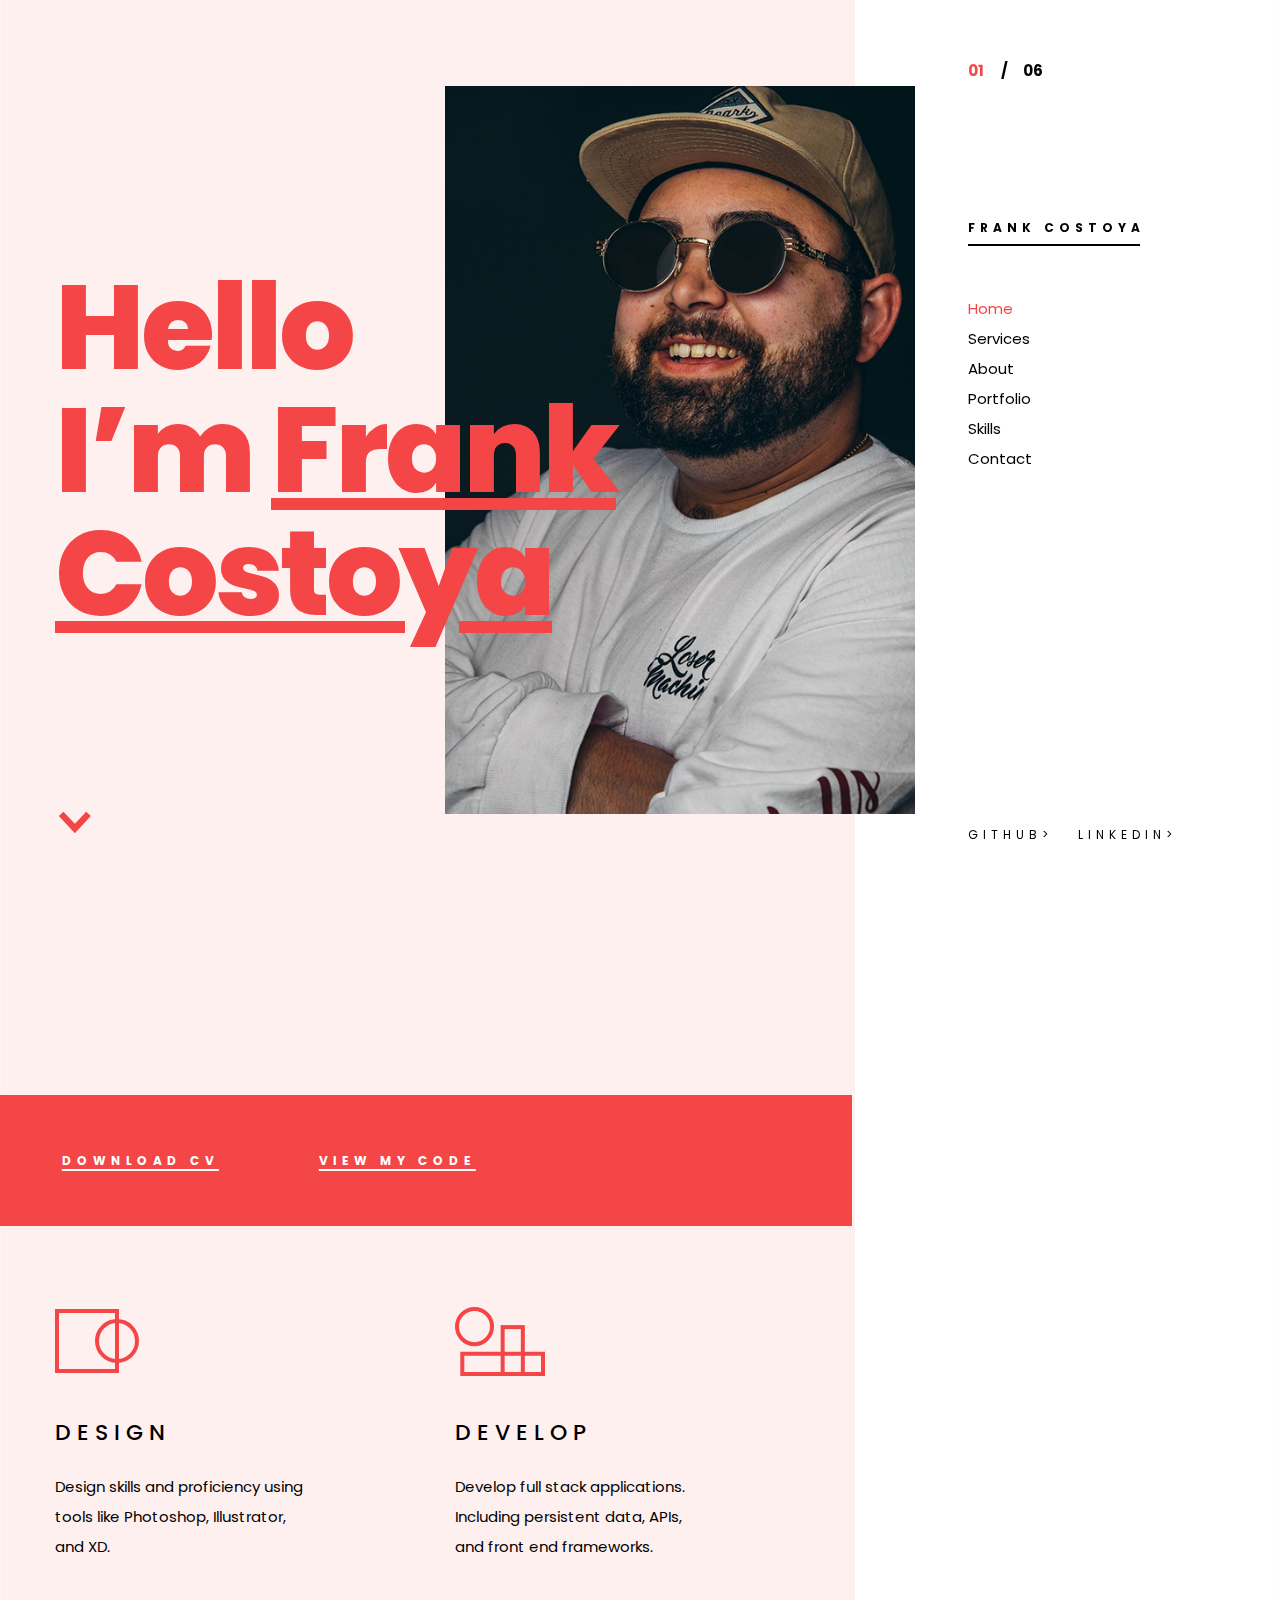
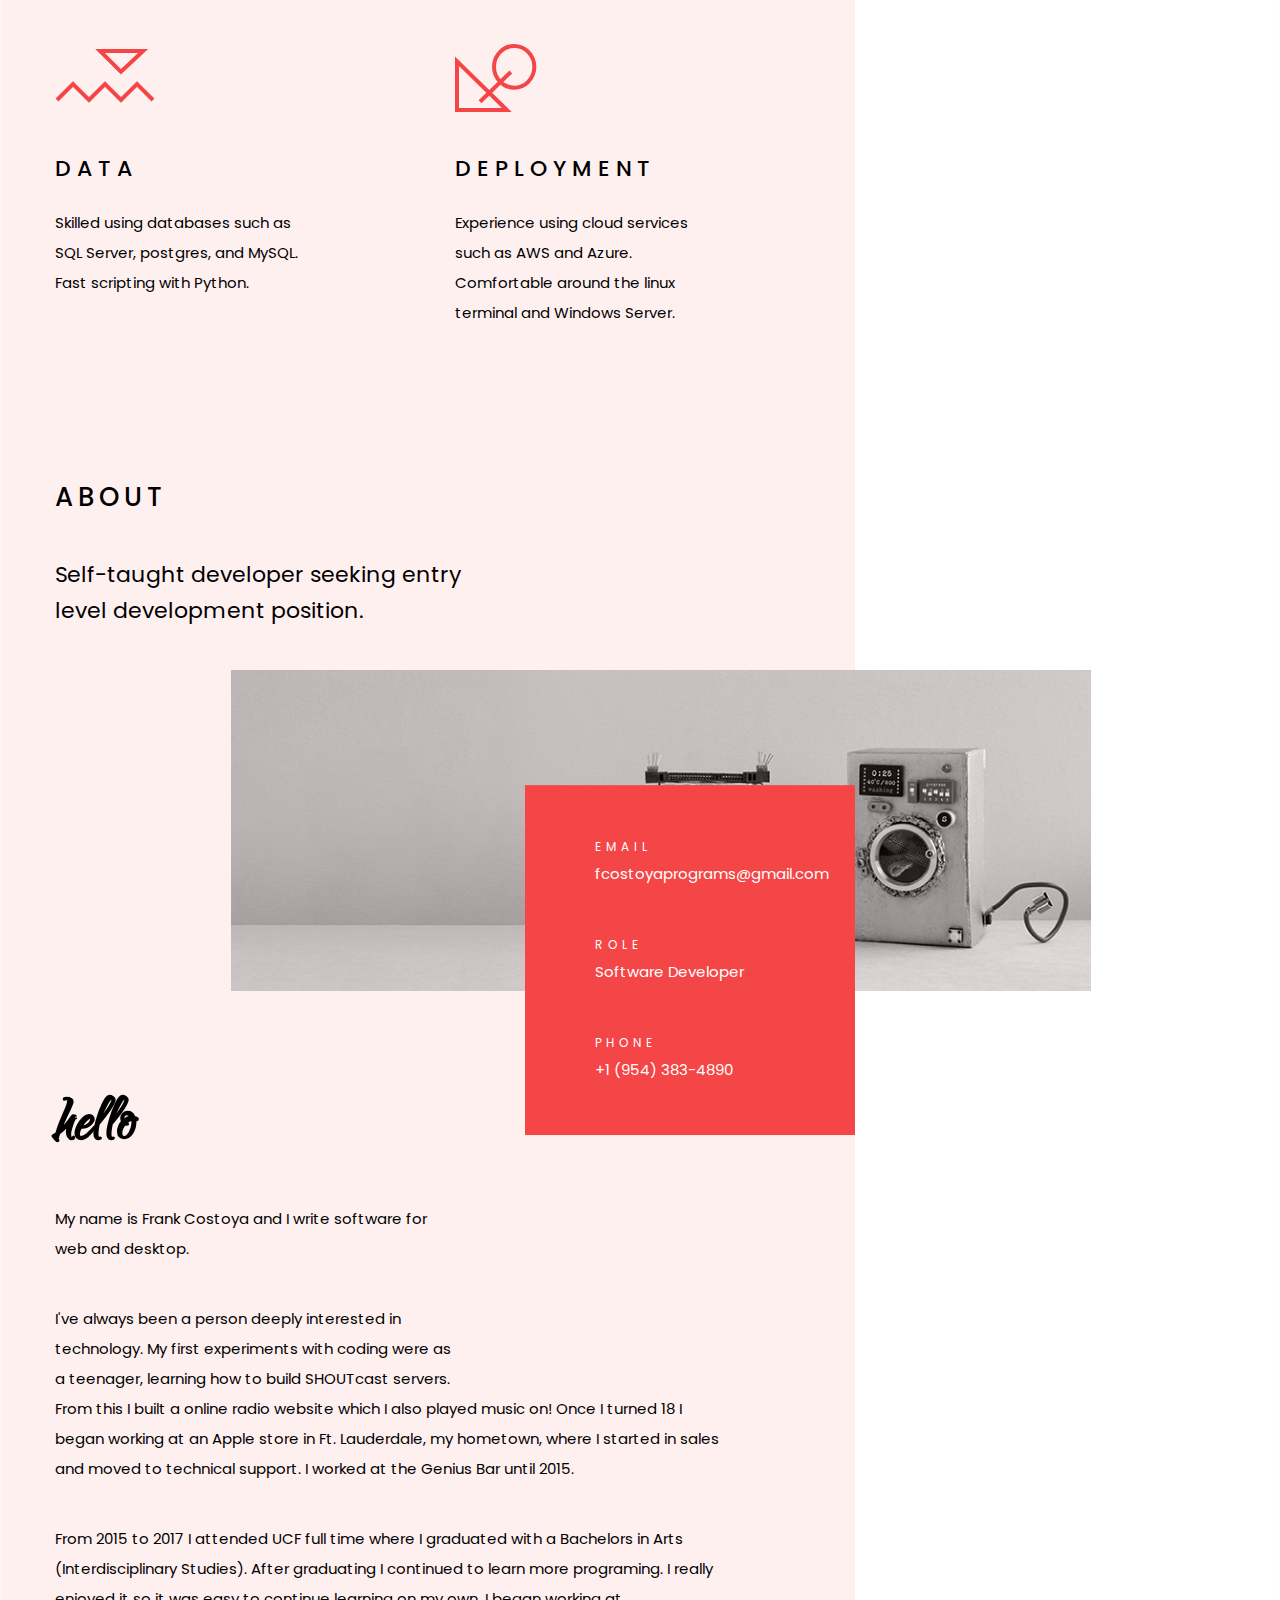
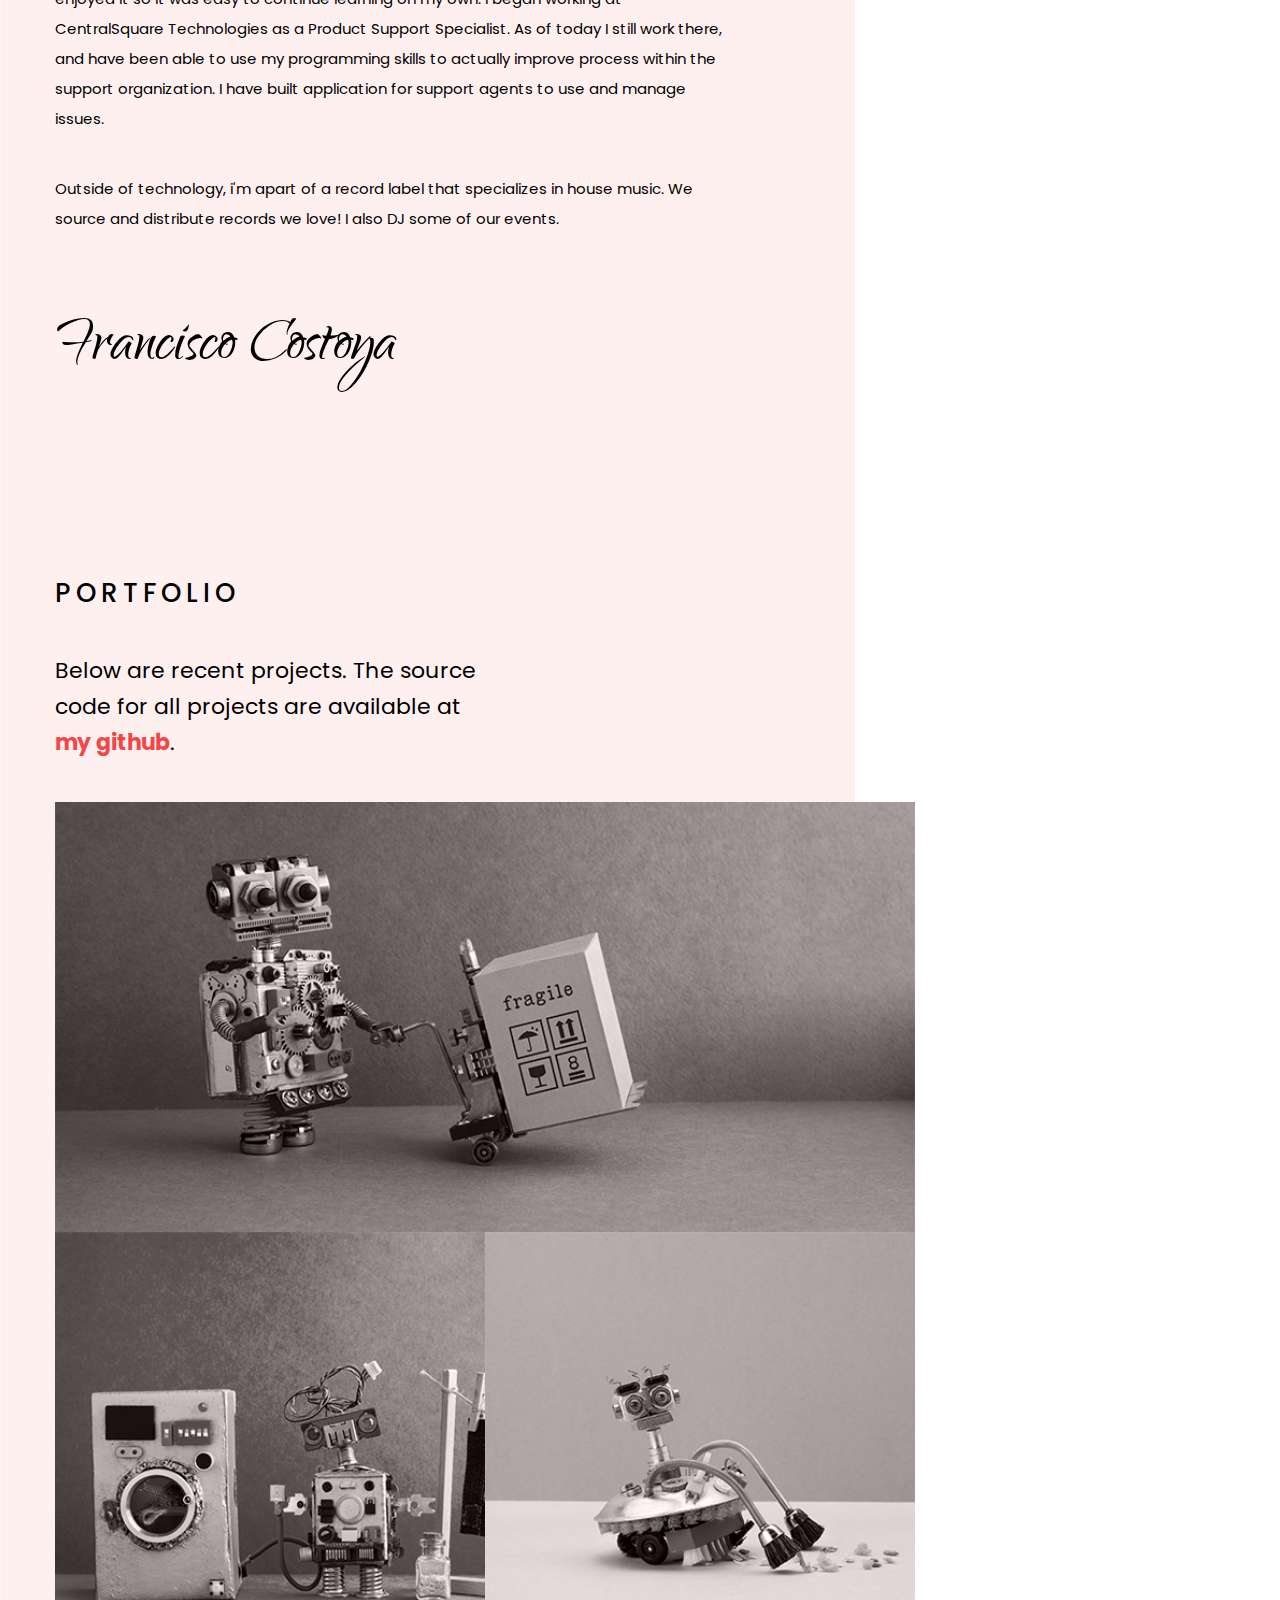
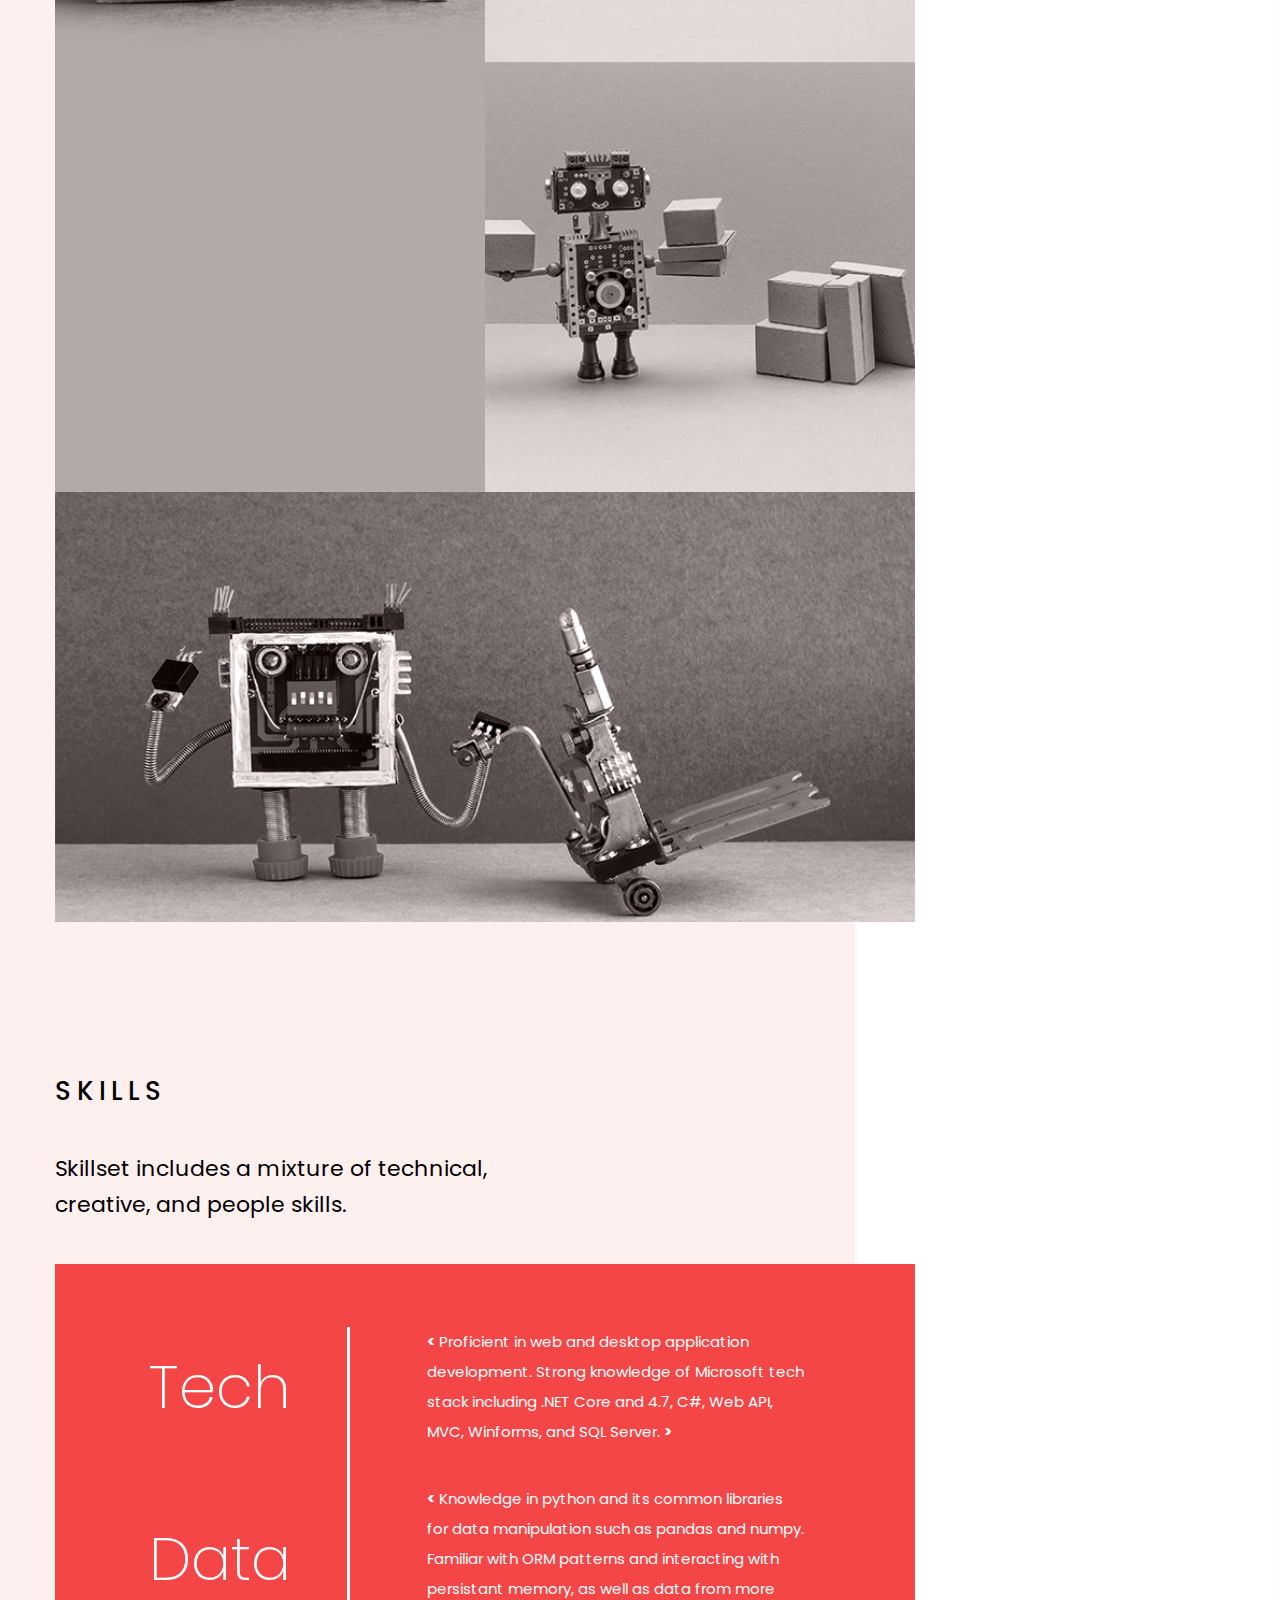
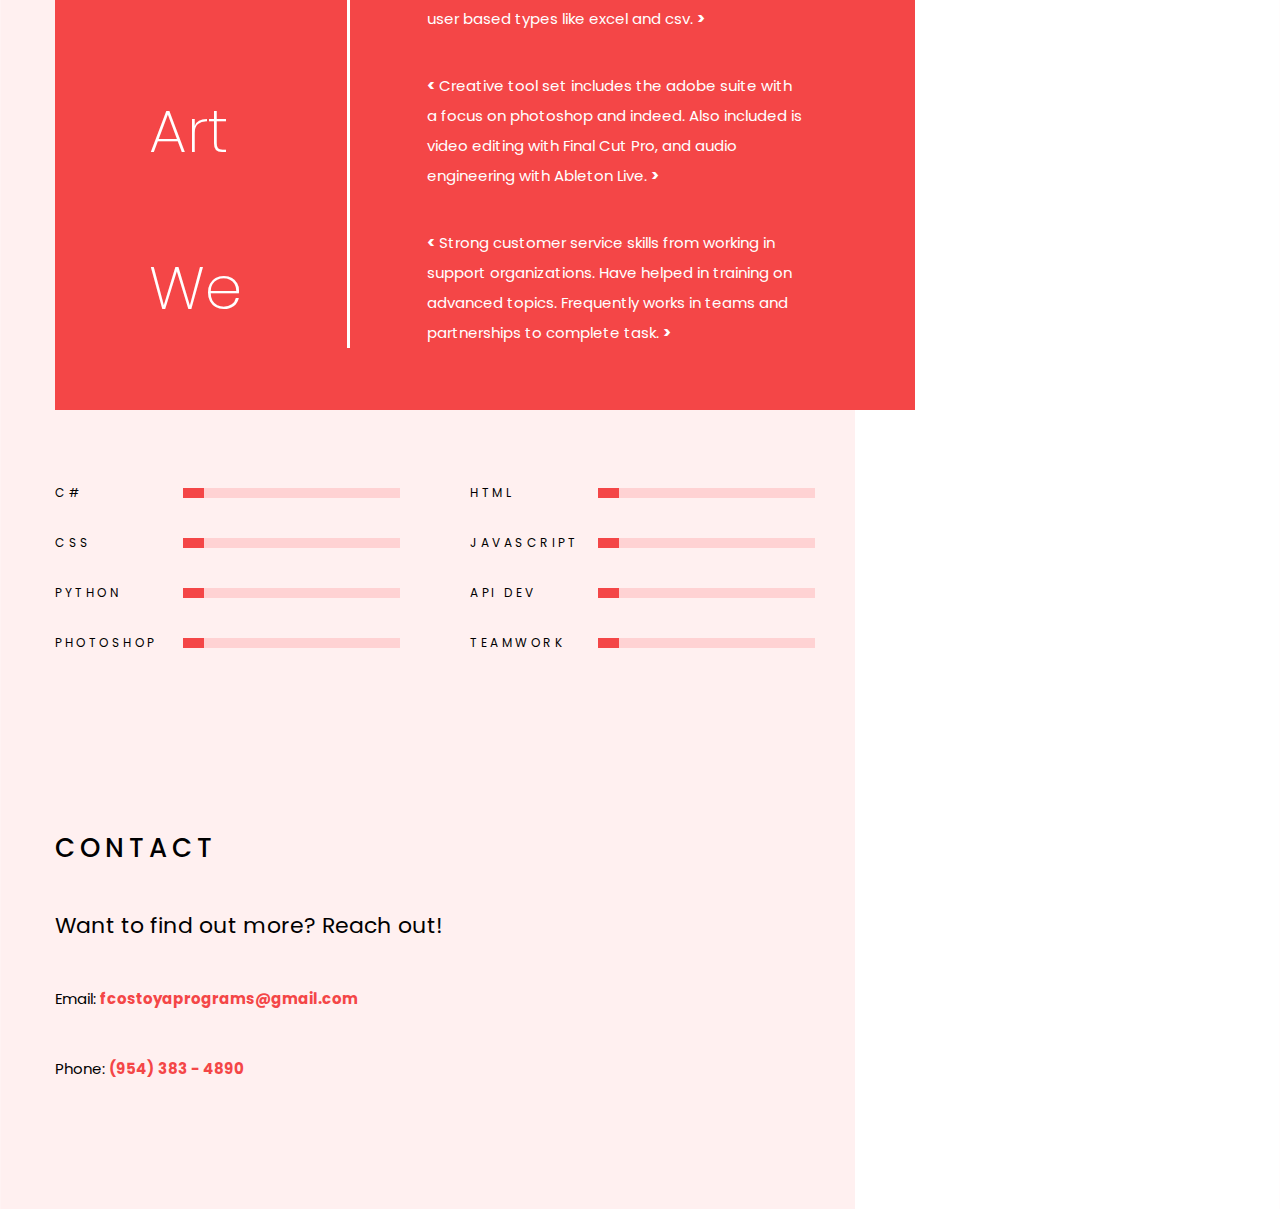
<file: index.html>
<!DOCTYPE HTML>
<html lang="en-US">
    <head>
        <title>Frank Costoya - Software Developer</title>
        <meta http-equiv="Content-Type" content="text/html; charset=UTF-8">
        <meta name="description" content="Template by CocoBasic" />
        <meta name="keywords" content="HTML, CSS, JavaScript, PHP" />
        <meta name="author" content="CocoBasic" />
        <meta name="viewport" content="width=device-width, initial-scale=1, shrink-to-fit=no">

        <link rel="shortcut icon" href="images/favicon.ico">
        <link href='https://fonts.googleapis.com/css?family=Poppins:200,400,500,700,800&display=swap' rel='stylesheet' type='text/css'>                     
        <link rel="stylesheet" href="css/clear.css">
        <link rel="stylesheet" href="css/bootstrap-grid.css">        
        <link rel="stylesheet" href="css/prettyPhoto.css">
        <link rel="stylesheet" href="css/owl.carousel.min.css">
        <link rel="stylesheet" href="css/owl.theme.default.min.css">
        <link rel="stylesheet" href="style.css">
        <link rel="preconnect" href="https://fonts.gstatic.com">
        <link href="https://fonts.googleapis.com/css2?family=Qwigley&display=swap" rel="stylesheet">

        <!--[if lt IE 9]>
            <script src="js/html5shiv.js"></script>            
            <script src="js/respond.min.js"></script>                   
        <![endif]-->                
    </head>

    <body class="one-page"> 

        <div class="doc-loader"></div>

        <div class="container">
            <div class="page-wrapper">

                <!-- ================= HEADER ================= -->
                <div id="nav-btn" class="nav-btn">
                    <span class="nav-btn-cover">
                        <span class="menu-line"></span>                   
                    </span>
                </div>
                <div class="s-nav">
                    <div class="nav-count">
                        <div class="current-num">
                            <span>01</span>
                        </div>
                        <div class="pagination-sep">/</div>
                        <div class="total-pages-num">06</div>
                    </div>                                                            
                    <div class="nav-container">
                        <a class="site-title slow-scroll" href="#home">FRANK COSTOYA</a>
                        <nav class="nav-menu">
                            <ul class="nav-list">
                                <li><a href="#home">Home</a></li>
                                <li><a href="#services">Services</a></li>
                                <li><a href="#about">About</a></li>
                                <li><a href="#portfolio">Portfolio</a></li>                                                                        
                                <!--<li><a href="#blog">Blog</a></li>-->
                                <li><a href="#skills">Skills</a></li>
                                <li><a href="#contact">Contact</a></li>
                            </ul>
                        </nav>
                    </div>
                    <ul class="nav-soc">
                        <li><a href="#">GITHUB></a></li>
                        <li><a href="#">LINKEDIN></a></li>
                        
                    </ul>
                </div>
                <!-- =============== HEADER END =============== -->

                <!-- ================== HOME ================== -->
                <section id="home" class="section">
                    <div class="container-wrap">                        
                        <h1 class="entry-title" data-jarallax-element="0 30">Hello <br>I’m <span>Frank Costoya</span></h1>
                        <img class="main-photo block-right" data-jarallax-element="0 -30" src="images/photo-1.png" alt="Picture of Frank Costoya">                        
                        <a href="#services" class="main-btn slow-scroll"><img src="images/scroll-icon.svg" alt=""></a>
                    </div>
                </section>
                <!-- ================= HOME END ================= -->

                <!-- ================== SERVICES ================== -->
                <section id="services" class="section">
                    <ul class="serv-link-cover block-right" data-jarallax-element="0 40">
                        <li><a href="#">DOWNLOAD CV</a></li>
                        <li><a href="https://www.github.com/vinylflamingo">VIEW MY CODE</a></li>
                    </ul>

                    <div class="content-670">
                        <div class="serv-block-wrap">

                            <div class="serv-block-item">
                                <img src="images/serv-icon-1.svg" alt="">
                                <h4>DESIGN</h4>
                                <p>
                                    Design skills and proficiency using tools like Photoshop, Illustrator, and XD. 
                                </p>
                            </div>

                            <div class="serv-block-item">
                                <img src="images/serv-icon-2.svg" alt="">
                                <h4>DEVELOP</h4>
                                <p>
                                    Develop full stack applications. Including persistent data, APIs, and front end frameworks.
                                </p>
                            </div>

                            <div class="serv-block-item">
                                <img src="images/serv-icon-3.svg" alt="">
                                <h4>DATA</h4>
                                <p>
                                    Skilled using databases such as SQL Server, postgres, and MySQL. Fast scripting with Python.
                                </p>
                            </div>

                            <div class="serv-block-item">
                                <img src="images/serv-icon-4.svg" alt="">
                                <h4>DEPLOYMENT</h4>
                                <p>
                                    Experience using cloud services such as AWS and Azure. Comfortable around the linux terminal and Windows Server.
                                </p>
                            </div>

                        </div>
                    </div>
                </section>
                <!-- ================ SERVICES END ================ -->

                <!-- ==================== ABOUT ==================== -->
                <section id="about" class="section">
                    <h2 class="title">ABOUT</h2>
                    <div class="section-des">
                        Self-taught developer seeking entry level development position.                    </div>

                    <div class="content-670">
                        
                    </div>

                    <img class="about-img block-right" data-jarallax-element="0 -40" src="images/about-img.png" alt="">

                    <ul class="about-info" data-threshold="0 0" data-jarallax-element="40 0">
                        <li>
                            <h6>EMAIL</h6>
                            <a href="mailto:fcostoyaprograms@gmail.com<">fcostoyaprograms@gmail.com</a>
                        </li>
                        <li>
                            <h6>ROLE</h6>
                            <span>Software Developer</span>
                        </li>
                        <li>
                            <h6>PHONE</h6>
                            <a href="tel:+19543834890">+1 (954) 383-4890</a>
                        </li>
                    </ul>

                    <div class="about-text content-670">
                        <h4 class="signature">hello</h4>
                        <p>
                            My name is Frank Costoya and I write software for web and desktop.
                        </p>
                        <p>
                            I've always been a person deeply interested in technology. My first experiments with coding were as a teenager, learning how to build SHOUTcast servers. From this I built a online radio website which I also played music on! Once I turned 18 I began working at an Apple store in Ft. Lauderdale, my hometown, where I started in sales and moved to technical support. I worked at the Genius Bar until 2015.
                        </p>
                        <p>
                            From 2015 to 2017 I attended UCF full time where I graduated with a Bachelors in Arts (Interdisciplinary Studies). After graduating I continued to learn more programing. I really enjoyed it so it was easy to continue learning on my own. I began working at CentralSquare Technologies as a Product Support Specialist. As of today I still work there, and have been able to use my programming skills to actually improve process within the support organization. I have built application for support agents to use and manage issues.
                        </p>
                        <p>
                            Outside of technology, i'm apart of a record label that specializes in house music. We source and distribute records we love! I also DJ some of our events.
                        </p>
                    </div>

                    <p class="signature">Francisco Costoya</p>

                </section>
                <!-- ================== ABOUT END ================== -->

                <!-- ==================== PORTFOLIO ==================== -->
                <section id="portfolio" class="section">
                    <h2 class="title">PORTFOLIO</h2>
                    <div class="section-des">
                        Below are recent projects. The source code for all projects are available at <a href src="https://wwww.github.com/vinylflamingo/">my github</a>. 
                    </div>

                    <div id="portfolio-wrapper" class="relative block-right">                        
                        <div class="portfolio-load-content-holder"></div>
                        <div class="grid" id="portfolio-grid">                                                            
                            <div class="grid-sizer"></div>

                            <div id="p-item-1" class="grid-item element-item p-one">
                                <a class="item-link ajax-portfolio" href="portfolio-1.html" data-id="1">
                                    <img src="images/portfolio_01.gif" alt="" />
                                    <div class="portfolio-text-holder">
                                        <div class="portfolio-text-wrapper">
                                            <p class="portfolio-text">escalator.</p>
                                            <p class="portfolio-cat">ticket and issue management for support agents</p>
                                        </div>
                                    </div>
                                </a>
                            </div>

                            <div id="p-item-2" class="grid-item element-item p-one-half">
                                <a class="item-link ajax-portfolio" href="portfolio-2.html" data-id="2">
                                    <img src="images/portfolio_02.gif" alt="" />
                                    <div class="portfolio-text-holder">
                                        <div class="portfolio-text-wrapper">
                                            <p class="portfolio-text">ufcelo</p>
                                            <p class="portfolio-cat">an implementation of the ELO alogrithim for fight sports</p>
                                        </div>
                                    </div>
                                </a>
                            </div>

                            <div id="p-item-3" class="grid-item element-item p-one-half">
                                <a class="item-link ajax-portfolio" href="portfolio-3.html" data-id="3">
                                    <img src="images/portfolio_03.gif" alt="" />
                                    <div class="portfolio-text-holder">
                                        <div class="portfolio-text-wrapper">
                                            <p class="portfolio-text">selenium scrape bot</p>
                                            <p class="portfolio-cat">scraping job listings automatically</p>
                                        </div>
                                    </div>
                                </a>
                            </div>

                            <div class="grid-item element-item p-one-half">
                                <a class="item-link ajax-portfolio" href="portfolio-4.html" data-id="4">
                                    <img src="images/portfolio_04.png" alt="" />
                                    <div class="portfolio-text-holder">
                                        <div class="portfolio-text-wrapper">
                                            <p class="portfolio-text">heatmap</p>
                                            <p class="portfolio-cat">converting addresses to heatmaps using Google Maps API</p>
                                        </div>
                                    </div>
                                </a>
                            </div>

                            <div class="grid-item element-item p-one">
                                <a class="item-link ajax-portfolio" href="portfolio-5.html" data-id="5">
                                    <img src="images/portfolio_05.gif" alt="" />
                                    <div class="portfolio-text-holder">
                                        <div class="portfolio-text-wrapper">
                                            <p class="portfolio-text">renwal tool</p>
                                            <p class="portfolio-cat">a time saving application automating a large data batch</p>
                                        </div>
                                    </div>
                                </a>
                            </div>
                        </div>                
                    </div>   
                </section>
                <!-- ================== PORTFOLIO END ================== -->

                <!-- ==================== BLOG ==================== 
                <section id="blog" class="section">
                    <h2 class="title">BLOG</h2>
                    <div class="section-des">
                        View post from my blog on <a href="https://medium.com/@fcostoyaprograms">Medium!</a> 
                    </div>

                    <ul class="home-blog-list">                        
                        <li>
                            <a href="single-blog.html">The carbon in our apple pies vanquis</a>
                            <div class="blog-list-info">
                                <div class="date">MAR 25, 2021</div>
                                <div class="category">BRANDING</div>
                            </div>
                        </li>

                        <li>
                            <a href="single-blog.html">Perga white dwarf tesseract worldlets</a>
                            <div class="blog-list-info">
                                <div class="date">FEB 2, 2021</div>
                                <div class="category">ART</div>
                            </div>
                        </li>

                        <li>
                            <a href="single-blog.html">Network of wormholes astonishment</a>
                            <div class="blog-list-info">
                                <div class="date">NOV 13, 2020</div>
                                <div class="category">INTERIOR</div>
                            </div>
                        </li>

                        <li>
                            <a href="single-blog.html">Citizens of distant epochs van  apollonius</a>
                            <div class="blog-list-info">
                                <div class="date">AUG 7, 2020</div>
                                <div class="category">BUSINESS</div>
                            </div>
                        </li>

                        <li>
                            <a href="single-blog.html">Encyclopaedia galactica shores of cosmic</a>
                            <div class="blog-list-info">
                                <div class="date">JUN 16, 2020</div>
                                <div class="category">DESIGN</div>
                            </div>
                        </li>                                                
                    </ul>

                </section>
                 ================== BLOG END ================== -->

                <!-- ================== SKILLS ================== -->
                <section id="skills" class="section">
                    <h2 class="title">SKILLS</h2>
                    <div class="section-des">
                        Skillset includes a mixture of technical, creative, and people skills.
                    </div>

                    <ul class="skills-history block-right">
                        <li>
                            <span class="date">Tech</span>
                            <p>
                                <strong><</strong> Proficient in web and desktop application development. Strong knowledge of Microsoft tech stack including .NET Core and 4.7, C#, Web API, MVC, Winforms, and SQL Server. <strong>></strong> 
                            </p>
                        </li>

                        <li>
                            <span class="date">Data</span>
                            <p>
                                <strong><</strong> Knowledge in python and its common libraries for data manipulation such as pandas and numpy. Familiar with ORM patterns and interacting with persistant memory, as well as data from more user based types like excel and csv. <strong>></strong> 
                            </p>
                        </li>

                        <li>
                            <span class="date">Art</span>
                            <p>
                                <strong><</strong> Creative tool set includes the adobe suite with a focus on photoshop and indeed. Also included is video editing with Final Cut Pro, and audio engineering with Ableton Live. <strong>></strong>
                            </p>
                        </li>

                        <li>
                            <span class="date">We</span>
                            <p>
                                <strong><</strong> Strong customer service skills from working in support organizations. Have helped in training on advanced topics. Frequently works in teams and partnerships to complete task. <strong>></strong>
                            </p>
                        </li>
                    </ul>

                    <ul class="skills-progress">
                        <li>
                            <span class="name">C#</span>
                            <div class="skill">
                                <div class="skill-fill" data-fill="80%"></div>
                            </div>
                        </li>

                        <li>
                            <span class="name">HTML</span>
                            <div class="skill">
                                <div class="skill-fill" data-fill="90%"></div>
                            </div>
                        </li>

                        <li>
                            <span class="name">CSS</span>
                            <div class="skill">
                                <div class="skill-fill" data-fill="60%"></div>
                            </div>
                        </li>

                        <li>
                            <span class="name">JAVASCRIPT</span>
                            <div class="skill">
                                <div class="skill-fill" data-fill="60%"></div>
                            </div>
                        </li>

                        <li>
                            <span class="name">PYTHON</span>
                            <div class="skill">
                                <div class="skill-fill" data-fill="71%"></div>
                            </div>
                        </li>

                        <li>
                            <span class="name">API DEV</span>
                            <div class="skill">
                                <div class="skill-fill" data-fill="77%"></div>
                            </div>
                        </li>

                        <li>
                            <span class="name">PHOTOSHOP</span>
                            <div class="skill">
                                <div class="skill-fill" data-fill="80%"></div>
                            </div>
                        </li>

                        <li>
                            <span class="name">TEAMWORK</span>
                            <div class="skill">
                                <div class="skill-fill" data-fill="100%"></div>
                            </div>
                        </li>
                    </ul>

                </section>
                <!-- =============== SKILLS END =============== -->

                <!-- ==================== Contact ==================== -->
                <section id="contact" class="section">
                    <h2 class="title">CONTACT</h2>
                    <div class="section-des">
                        Want to find out more? Reach out!
                    </div>
                    <div class="content-670">
                        <p>Email: <a href="mailto:fcostoyaprograms@gmail.com">fcostoyaprograms@gmail.com</a></p>
                        <p>Phone: <a href="tel:+19543834890">(954) 383 - 4890</a></p>
                    </div>

                    <!--
                    <div class="content-670">
                        <div class="contact-form">
                            <p>
                                <input id="name" type="text" name="your-name" placeholder="NAME">
                            </p>
                            <p>
                                <input id="contact-email" type="email" name="your-email" placeholder="EMAIL">
                            </p>                                    
                            <p>
                                <input id="subject" type="text" name="your-subject" placeholder="SUBJECT">
                            </p>
                            <p>
                                <textarea id="message" name="your-message" placeholder="MESSAGE"></textarea>
                            </p>
                            <p class="contact-submit-holder">
                                <input type="submit" value="SEND">
                            </p>                                
                        </div> 
                    </div>
                    -->

                </section>
               <!-- ==================  Contact END ================== -->
            </div>
        </div>

        <!--=================== SCRIPT ===================-->
        <script src="js/jquery.js"></script>       
        <script src="js/imagesloaded.pkgd.js"></script>
        <script src="js/jquery.fitvids.js"></script>
        <script src="js/jarallax.js"></script>
        <script src="js/jarallax-element.min.js"></script>
        <script src="js/isotope.pkgd.js"></script>        
        <script src="js/jquery.prettyPhoto.js"></script>                
        <script src='js/owl.carousel.min.js'></script>                                                            
        <script src="js/main.js"></script>
    </body>
</html>
</file>
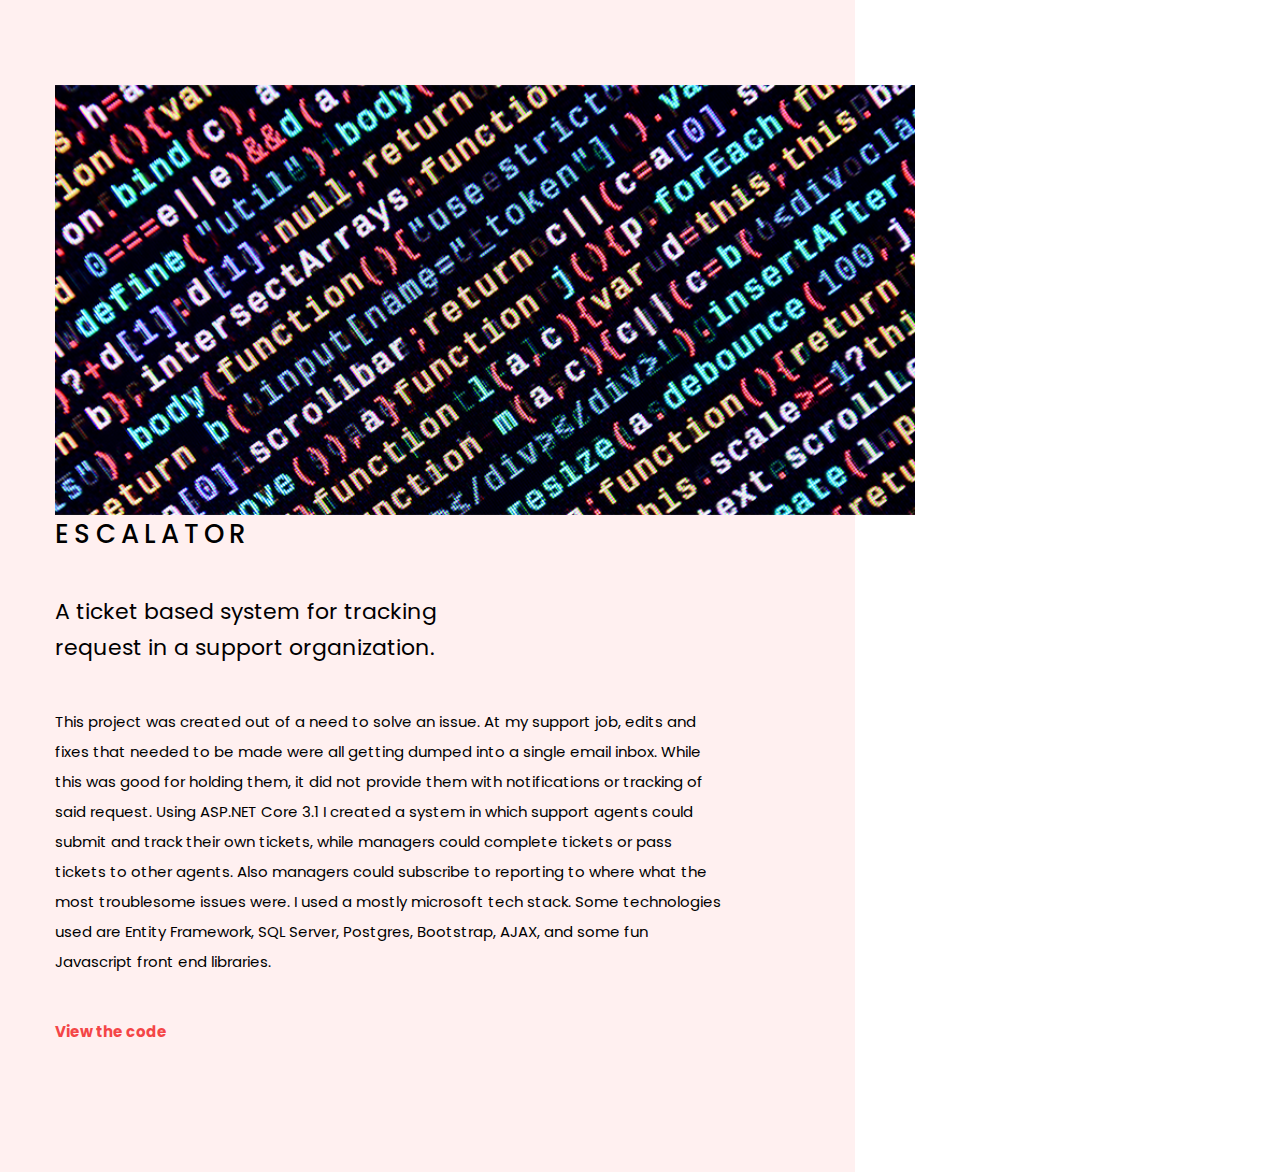
<file: portfolio-1.html>
<!DOCTYPE HTML>
<html lang="en-US">
    <head>
        <meta http-equiv="Content-Type" content="text/html; charset=UTF-8">
        <meta name="viewport" content="width=device-width, initial-scale=1, shrink-to-fit=no">

        <link rel="shortcut icon" href="images/favicon.ico">
        <link href='https://fonts.googleapis.com/css?family=Poppins:200,400,500,700,800&display=swap' rel='stylesheet' type='text/css'>                     
        <link rel="stylesheet" href="css/clear.css">
        <link rel="stylesheet" href="css/bootstrap-grid.css">        
        <link rel="stylesheet" href="css/prettyPhoto.css">
        <link rel="stylesheet" href="css/owl.carousel.min.css">
        <link rel="stylesheet" href="css/owl.theme.default.min.css">
        <link rel="stylesheet" href="style.css">

        <!--[if lt IE 9]>
            <script src="js/html5shiv.js"></script>            
            <script src="js/respond.min.js"></script>                   
        <![endif]-->                
    </head>

    <body class="single-portfolio single"> 

        <div class="doc-loader"></div>

        <div class="container">
            <div class="page-wrapper">
                <section class="section">                    
                    <div class="portfolio-item-wrapper">
                        <div class="portfolio-content">                            

                            <div class="image-slider-wrapper relative block-right">
                                <div class="owl-carousel owl-theme image-slider slider" data-speed="2000" data-auto="false" data-hover="true">
                                    <div class="owl-item">
                                        <img src="images/code.png" alt="">
                                    </div>                              
                                </div>                                                            
                            </div>

                            <h2 class="title">ESCALATOR</h2>

                            <p class="section-des">
                                A ticket based system for tracking request in a support organization. 
                            </p>

                            <p class="content-670">
                                This project was created out of a need to solve an issue. At my support job, edits and fixes that needed to be made were all getting dumped into a single email inbox. While this was good for holding them, it did not provide them with notifications or tracking of said request. Using ASP.NET Core 3.1 I created a system in which support agents could submit and track their own tickets, while managers could complete tickets or pass tickets to other agents. Also managers could subscribe to reporting to where what the most troublesome issues were. I used a mostly microsoft tech stack. Some technologies used are Entity Framework, SQL Server, Postgres, Bootstrap, AJAX, and some fun Javascript front end libraries. 
                            </p>

                            <p><a href="https://www.github.com/vinylflamingo/escalator">View the code</a></p>

                        </div>                                    
                    </div>                                                     
                </section>                    
            </div>        
        </div>        

        <!--=================== SCRIPT ===================-->
        <script src="js/jquery.js"></script>       
        <script src="js/imagesloaded.pkgd.js"></script>
        <script src="js/jquery.fitvids.js"></script>
        <script src="js/jarallax.js"></script>
        <script src="js/jarallax-element.min.js"></script>
        <script src="js/isotope.pkgd.js"></script>        
        <script src="js/jquery.prettyPhoto.js"></script>                
        <script src='js/owl.carousel.min.js'></script>                                                            
        <script src="js/main.js"></script>
    </body>
</html>
</file>
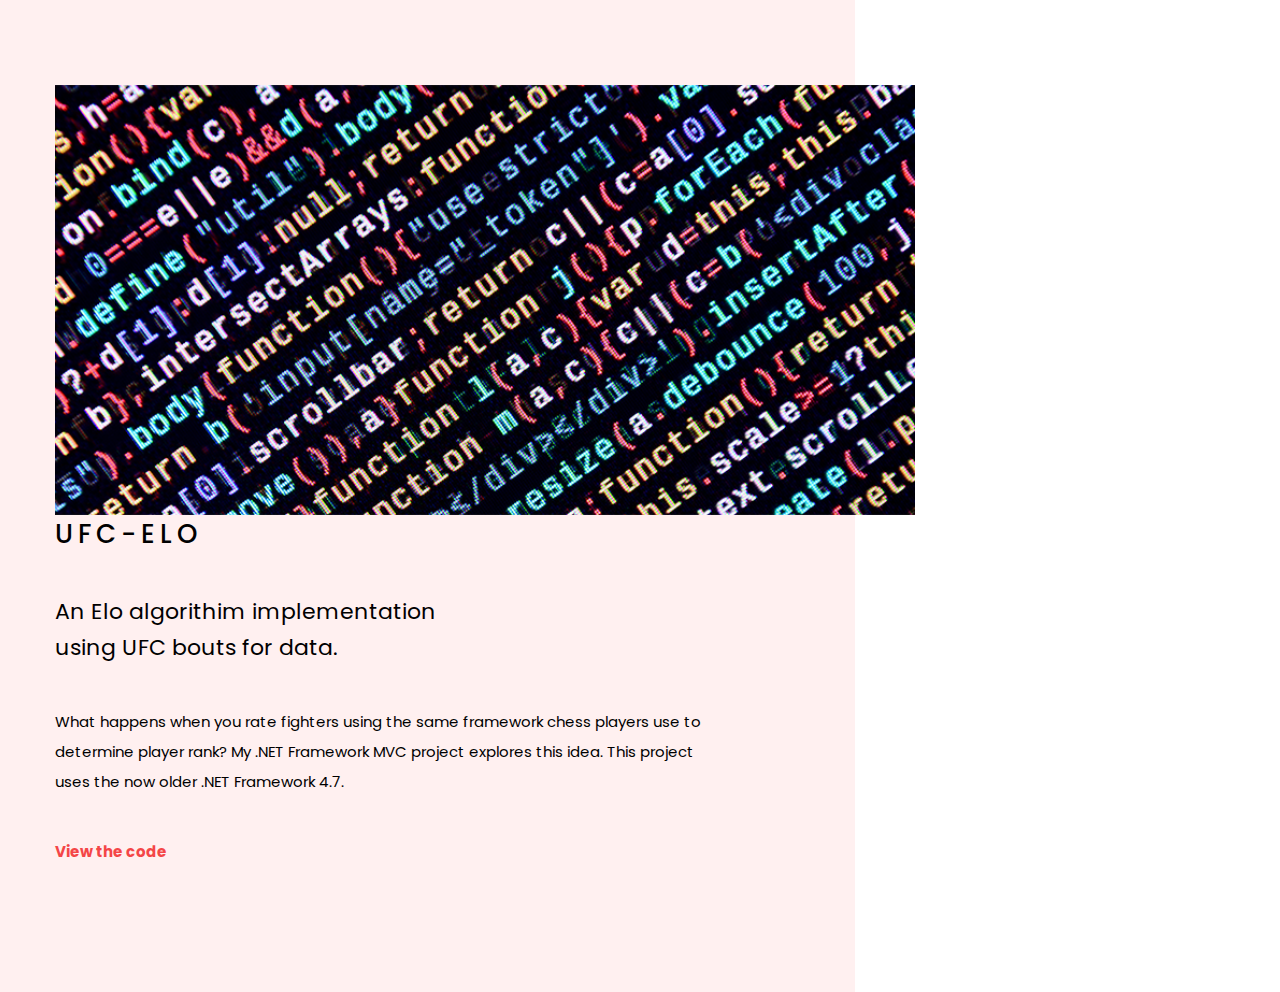
<file: portfolio-2.html>
<!DOCTYPE HTML>
<html lang="en-US">
    <head>
        <meta http-equiv="Content-Type" content="text/html; charset=UTF-8">
        <meta name="viewport" content="width=device-width, initial-scale=1, shrink-to-fit=no">

        <link rel="shortcut icon" href="images/favicon.ico">
        <link href='https://fonts.googleapis.com/css?family=Poppins:200,400,500,700,800&display=swap' rel='stylesheet' type='text/css'>                     
        <link rel="stylesheet" href="css/clear.css">
        <link rel="stylesheet" href="css/bootstrap-grid.css">        
        <link rel="stylesheet" href="css/prettyPhoto.css">
        <link rel="stylesheet" href="css/owl.carousel.min.css">
        <link rel="stylesheet" href="css/owl.theme.default.min.css">
        <link rel="stylesheet" href="style.css">

        <!--[if lt IE 9]>
            <script src="js/html5shiv.js"></script>            
            <script src="js/respond.min.js"></script>                   
        <![endif]-->                
    </head>

    <body class="single-portfolio single"> 

        <div class="doc-loader"></div>

        <div class="container">
            <div class="page-wrapper">
                <section class="section">                    
                    <div class="portfolio-item-wrapper">
                        <div class="portfolio-content">                            

                            <div class="image-slider-wrapper relative block-right">
                                <div class="owl-carousel owl-theme image-slider slider" data-speed="2000" data-auto="false" data-hover="true">
                                    <div class="owl-item">
                                        <img src="images/code.png" alt="">
                                    </div>                              
                                </div>                                                            
                            </div>

                            <h2 class="title">UFC-ELO</h2>

                            <p class="section-des">
                                An Elo algorithim implementation using UFC bouts for data.                         
                            </p>

                            <p class="content-670">
                                What happens when you rate fighters using the same framework chess players use to determine player rank? My .NET Framework MVC project explores this idea. This project uses the now older .NET Framework 4.7. 
                            </p>

                            <p><a href="https://www.github.com/vinylflamingo/ufcelo">View the code</a></p>

                        </div>                                    
                    </div>                                                     
                </section>                    
            </div>        
        </div>        

        <!--=================== SCRIPT ===================-->
        <script src="js/jquery.js"></script>       
        <script src="js/imagesloaded.pkgd.js"></script>
        <script src="js/jquery.fitvids.js"></script>
        <script src="js/jarallax.js"></script>
        <script src="js/jarallax-element.min.js"></script>
        <script src="js/isotope.pkgd.js"></script>        
        <script src="js/jquery.prettyPhoto.js"></script>                
        <script src='js/owl.carousel.min.js'></script>                                                            
        <script src="js/main.js"></script>
    </body>
</html>
</file>
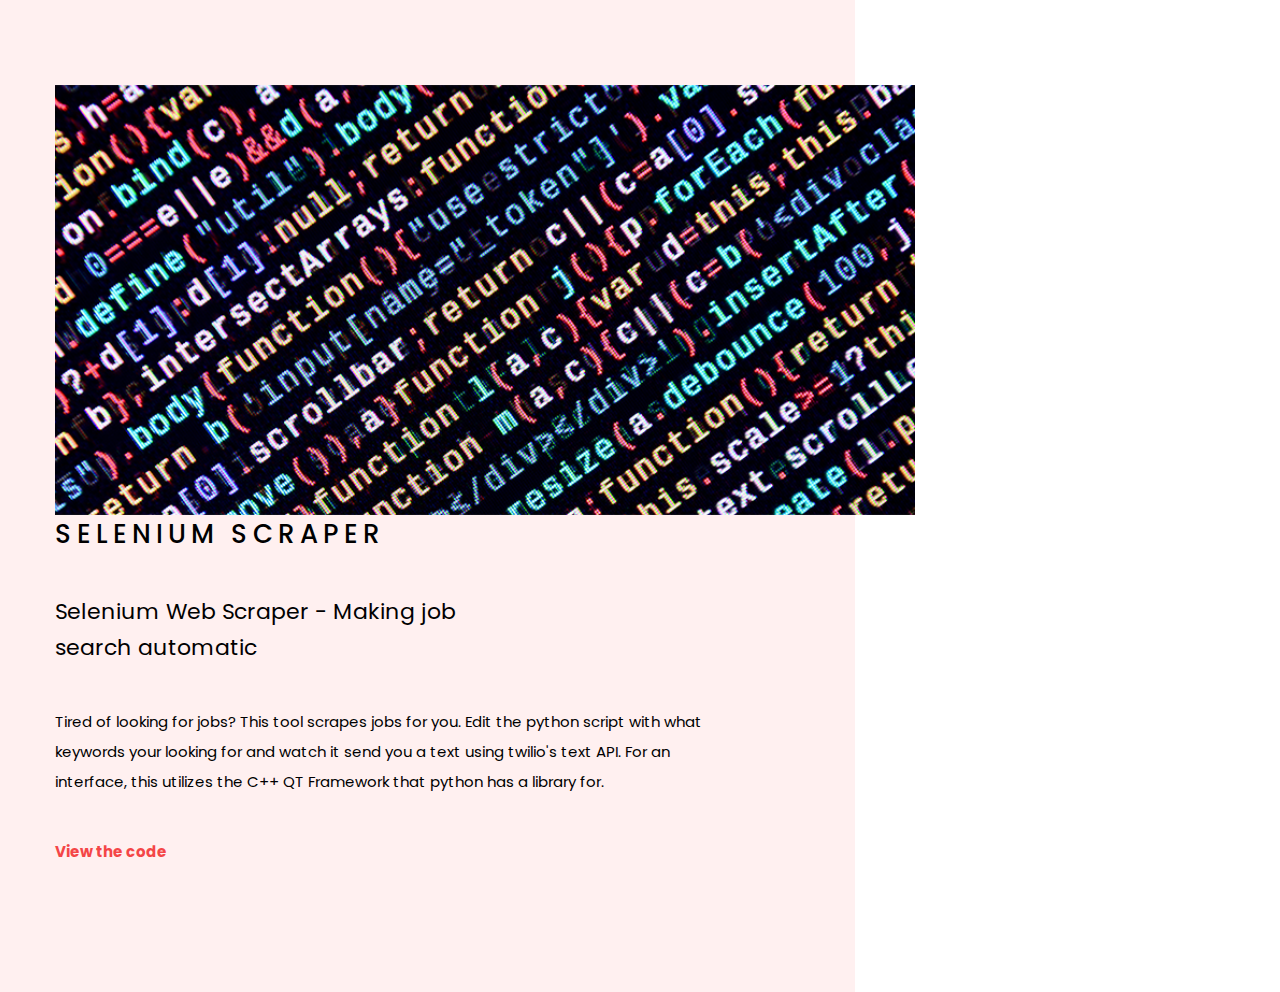
<file: portfolio-3.html>
<!DOCTYPE HTML>
<html lang="en-US">
    <head>
        <meta http-equiv="Content-Type" content="text/html; charset=UTF-8">
        <meta name="viewport" content="width=device-width, initial-scale=1, shrink-to-fit=no">

        <link rel="shortcut icon" href="images/favicon.ico">
        <link href='https://fonts.googleapis.com/css?family=Poppins:200,400,500,700,800&display=swap' rel='stylesheet' type='text/css'>                     
        <link rel="stylesheet" href="css/clear.css">
        <link rel="stylesheet" href="css/bootstrap-grid.css">        
        <link rel="stylesheet" href="css/prettyPhoto.css">
        <link rel="stylesheet" href="css/owl.carousel.min.css">
        <link rel="stylesheet" href="css/owl.theme.default.min.css">
        <link rel="stylesheet" href="style.css">

        <!--[if lt IE 9]>
            <script src="js/html5shiv.js"></script>            
            <script src="js/respond.min.js"></script>                   
        <![endif]-->                
    </head>

    <body class="single-portfolio single"> 

        <div class="doc-loader"></div>

        <div class="container">
            <div class="page-wrapper">
                <section class="section">                    
                    <div class="portfolio-item-wrapper">
                        <div class="portfolio-content">                            

                            <div class="image-slider-wrapper relative block-right">
                                <div class="owl-carousel owl-theme image-slider slider" data-speed="2000" data-auto="false" data-hover="true">
                                    <div class="owl-item">
                                        <img src="images/code.png" alt="">
                                    </div>                              
                                </div>                                                            
                            </div>

                            <h2 class="title">SELENIUM SCRAPER</h2>

                            <p class="section-des">
                                Selenium Web Scraper - Making job search automatic 
                            </p>

                            <p class="content-670">
                                Tired of looking for jobs? This tool scrapes jobs for you. Edit the python script with what keywords your looking for and watch it send you a text using twilio's text API. For an interface, this utilizes the C++ QT Framework that python has a library for.
                            </p>

                            <p><a href="https://www.github.com/vinylflamingo/SeleniumScraper-Qt-Rewrite">View the code</a></p>

                        </div>                                    
                    </div>                                                     
                </section>                    
            </div>        
        </div>        

        <!--=================== SCRIPT ===================-->
        <script src="js/jquery.js"></script>       
        <script src="js/imagesloaded.pkgd.js"></script>
        <script src="js/jquery.fitvids.js"></script>
        <script src="js/jarallax.js"></script>
        <script src="js/jarallax-element.min.js"></script>
        <script src="js/isotope.pkgd.js"></script>        
        <script src="js/jquery.prettyPhoto.js"></script>                
        <script src='js/owl.carousel.min.js'></script>                                                            
        <script src="js/main.js"></script>
    </body>
</html>
</file>
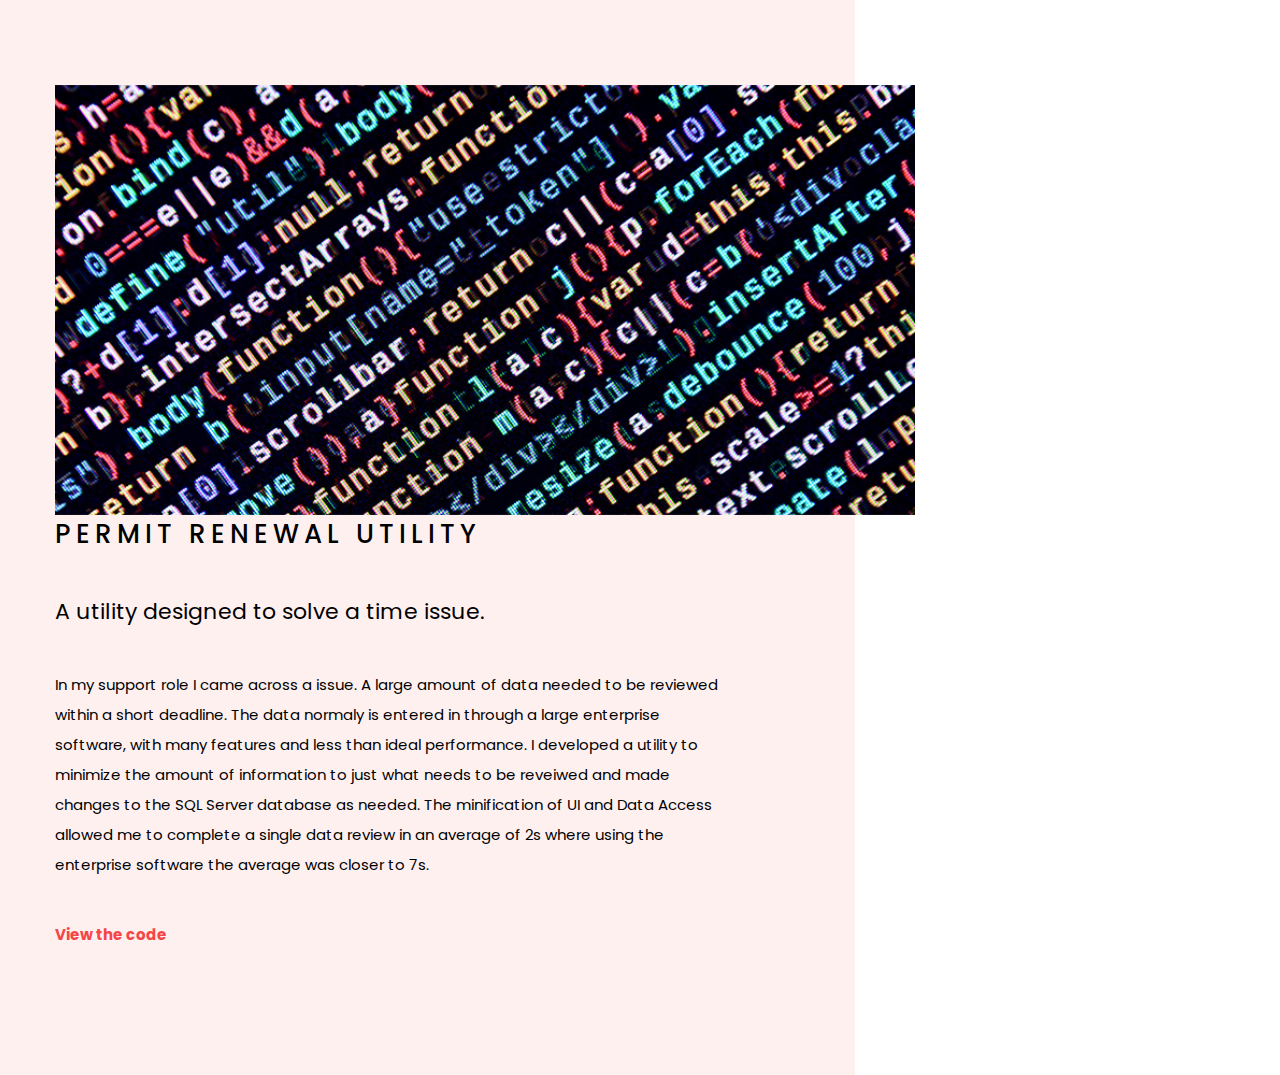
<file: portfolio-4.html>
<!DOCTYPE HTML>
<html lang="en-US">
    <head>
        <meta http-equiv="Content-Type" content="text/html; charset=UTF-8">
        <meta name="viewport" content="width=device-width, initial-scale=1, shrink-to-fit=no">

        <link rel="shortcut icon" href="images/favicon.ico">
        <link href='https://fonts.googleapis.com/css?family=Poppins:200,400,500,700,800&display=swap' rel='stylesheet' type='text/css'>                     
        <link rel="stylesheet" href="css/clear.css">
        <link rel="stylesheet" href="css/bootstrap-grid.css">        
        <link rel="stylesheet" href="css/prettyPhoto.css">
        <link rel="stylesheet" href="css/owl.carousel.min.css">
        <link rel="stylesheet" href="css/owl.theme.default.min.css">
        <link rel="stylesheet" href="style.css">

        <!--[if lt IE 9]>
            <script src="js/html5shiv.js"></script>            
            <script src="js/respond.min.js"></script>                   
        <![endif]-->                
    </head>

    <body class="single-portfolio single"> 

        <div class="doc-loader"></div>

        <div class="container">
            <div class="page-wrapper">
                <section class="section">                    
                    <div class="portfolio-item-wrapper">
                        <div class="portfolio-content">                            

                            <div class="image-slider-wrapper relative block-right">
                                <div class="owl-carousel owl-theme image-slider slider" data-speed="2000" data-auto="false" data-hover="true">
                                    <div class="owl-item">
                                        <img src="images/code.png" alt="">
                                    </div>                              
                                </div>                                                            
                            </div>

                            <h2 class="title">PERMIT RENEWAL UTILITY</h2>

                            <p class="section-des">
                                A utility designed to solve a time issue.
                            </p>

                            <p class="content-670">
                                In my support role I came across a issue. A large amount of data needed to be reviewed within a short deadline. The data normaly is entered in through a large enterprise software, with many features and less than ideal performance. I developed a utility to minimize the amount of information to just what needs to be reveiwed and made changes to the SQL Server database as needed. The minification of UI and Data Access allowed me to complete a single data review in an average of 2s where using the enterprise software the average was closer to 7s.
                            </p>

                            <p><a href="https://www.github.com/vinylflamingo/Permit-Renewal-Tool">View the code</a></p>

                        </div>                                    
                    </div>                                                     
                </section>                    
            </div>        
        </div>        

        <!--=================== SCRIPT ===================-->
        <script src="js/jquery.js"></script>       
        <script src="js/imagesloaded.pkgd.js"></script>
        <script src="js/jquery.fitvids.js"></script>
        <script src="js/jarallax.js"></script>
        <script src="js/jarallax-element.min.js"></script>
        <script src="js/isotope.pkgd.js"></script>        
        <script src="js/jquery.prettyPhoto.js"></script>                
        <script src='js/owl.carousel.min.js'></script>                                                            
        <script src="js/main.js"></script>
    </body>
</html>
</file>
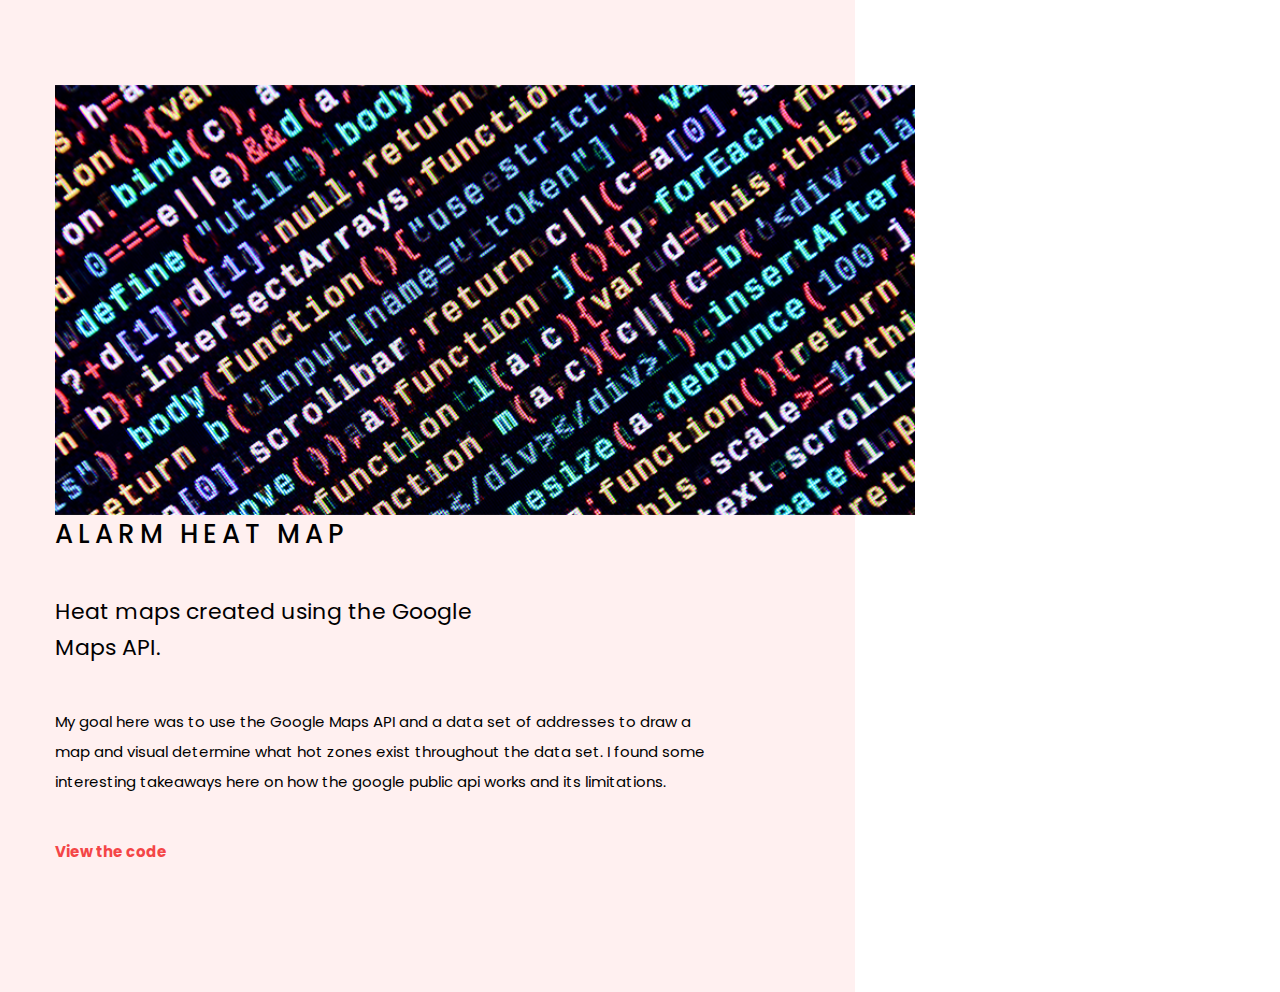
<file: portfolio-5.html>
<!DOCTYPE HTML>
<html lang="en-US">
    <head>
        <meta http-equiv="Content-Type" content="text/html; charset=UTF-8">
        <meta name="viewport" content="width=device-width, initial-scale=1, shrink-to-fit=no">

        <link rel="shortcut icon" href="images/favicon.ico">
        <link href='https://fonts.googleapis.com/css?family=Poppins:200,400,500,700,800&display=swap' rel='stylesheet' type='text/css'>                     
        <link rel="stylesheet" href="css/clear.css">
        <link rel="stylesheet" href="css/bootstrap-grid.css">        
        <link rel="stylesheet" href="css/prettyPhoto.css">
        <link rel="stylesheet" href="css/owl.carousel.min.css">
        <link rel="stylesheet" href="css/owl.theme.default.min.css">
        <link rel="stylesheet" href="style.css">

        <!--[if lt IE 9]>
            <script src="js/html5shiv.js"></script>            
            <script src="js/respond.min.js"></script>                   
        <![endif]-->                
    </head>

    <body class="single-portfolio single"> 

        <div class="doc-loader"></div>

        <div class="container">
            <div class="page-wrapper">
                <section class="section">                    
                    <div class="portfolio-item-wrapper">
                        <div class="portfolio-content">                            

                            <div class="image-slider-wrapper relative block-right">
                                <div class="owl-carousel owl-theme image-slider slider" data-speed="2000" data-auto="false" data-hover="true">
                                    <div class="owl-item">
                                        <img src="images/code.png" alt="">
                                    </div>                              
                                </div>                                                            
                            </div>

                            <h2 class="title">ALARM HEAT MAP</h2>

                            <p class="section-des">
                                Heat maps created using the Google Maps API.
                            </p>

                            <p class="content-670">
                                My goal here was to use the Google Maps API and a data set of addresses to draw a map and visual determine what hot zones exist throughout the data set. I found some interesting takeaways here on how the google public api works and its limitations.
                            </p>

                            <p><a href="https://www.github.com/vinylflamingo/GMaps-Heatmap">View the code</a></p>

                        </div>                                    
                    </div>                                                     
                </section>                    
            </div>        
        </div>        

        <!--=================== SCRIPT ===================-->
        <script src="js/jquery.js"></script>       
        <script src="js/imagesloaded.pkgd.js"></script>
        <script src="js/jquery.fitvids.js"></script>
        <script src="js/jarallax.js"></script>
        <script src="js/jarallax-element.min.js"></script>
        <script src="js/isotope.pkgd.js"></script>        
        <script src="js/jquery.prettyPhoto.js"></script>                
        <script src='js/owl.carousel.min.js'></script>                                                            
        <script src="js/main.js"></script>
    </body>
</html>
</file>
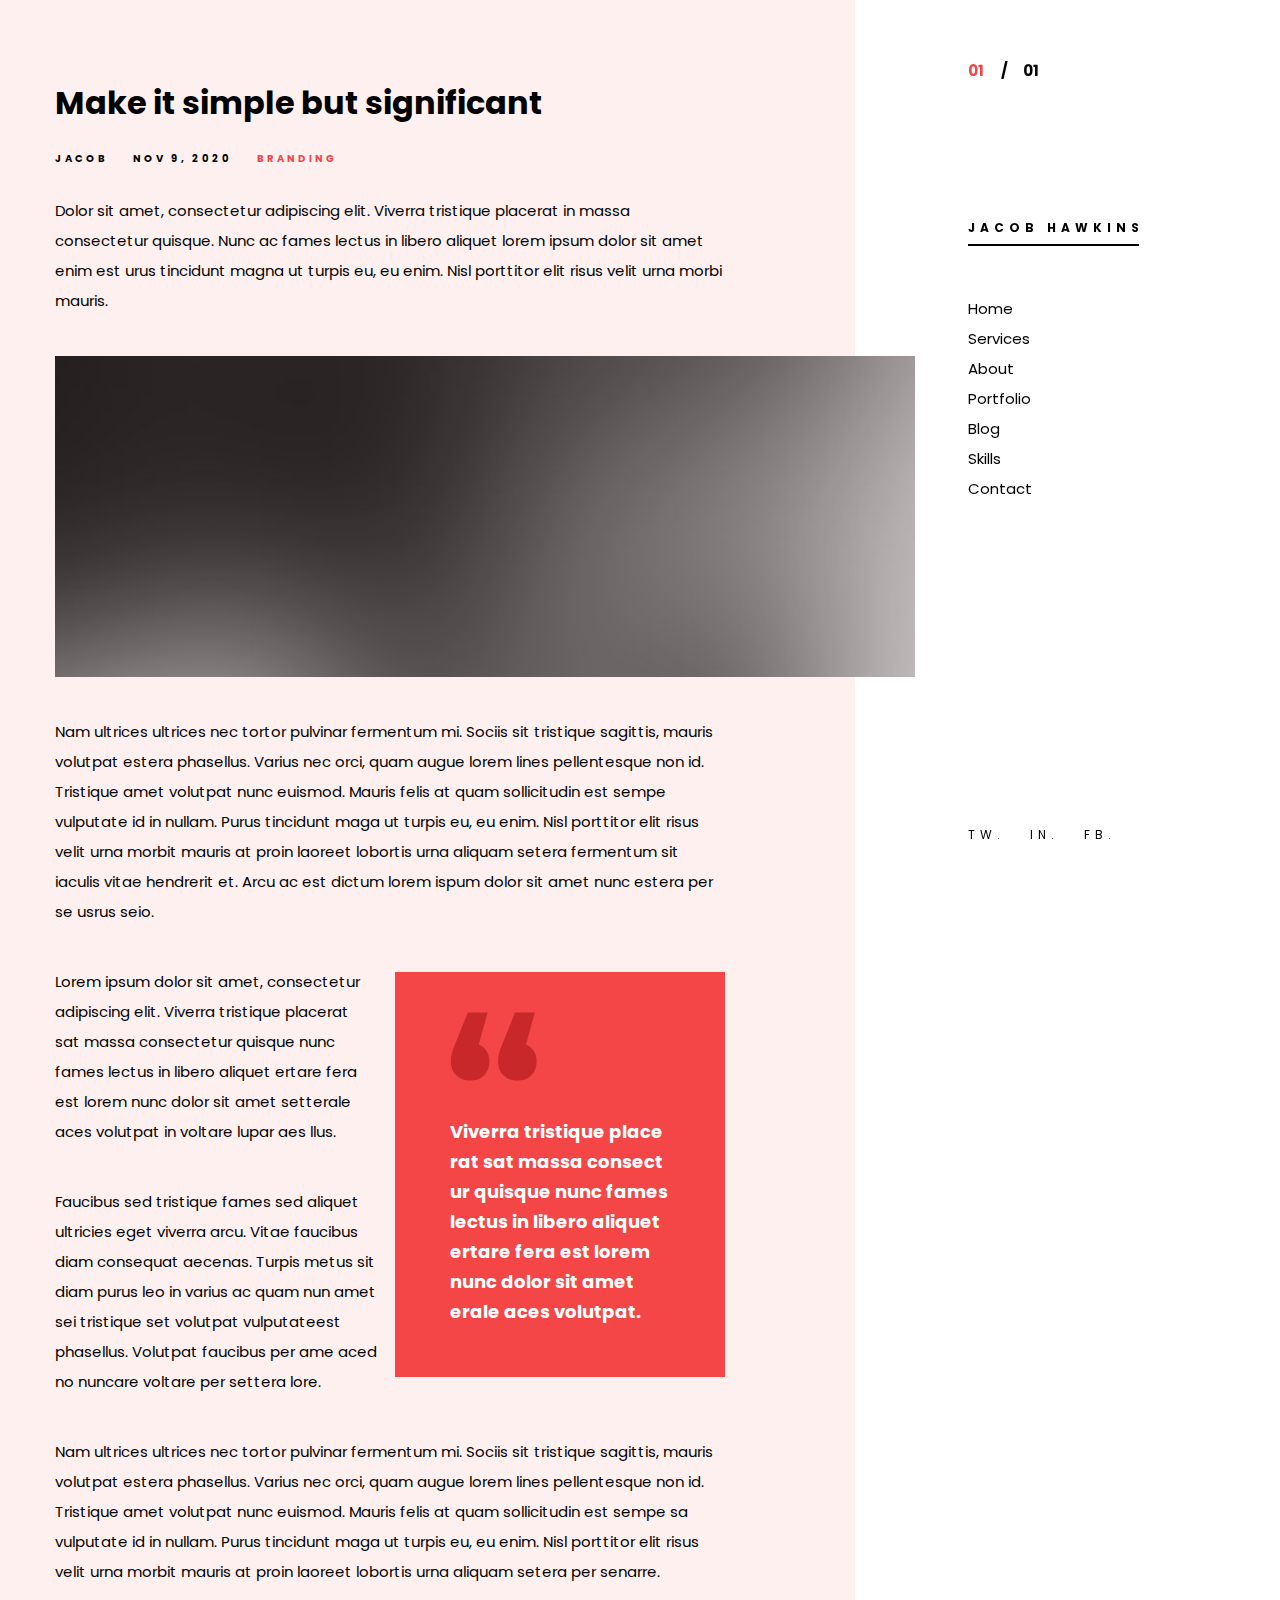
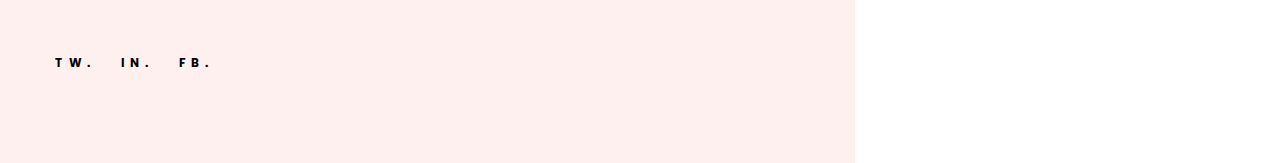
<file: single-blog.html>
<!DOCTYPE HTML>
<html lang="en-US">
    <head>
        <title>Ukko - Personal Portfolio HTML Template</title>
        <meta http-equiv="Content-Type" content="text/html; charset=UTF-8">
        <meta name="description" content="Template by CocoBasic" />
        <meta name="keywords" content="HTML, CSS, JavaScript, PHP" />
        <meta name="author" content="CocoBasic" />
        <meta name="viewport" content="width=device-width, initial-scale=1, shrink-to-fit=no">

        <link rel="shortcut icon" href="images/favicon.ico">
        <link href='https://fonts.googleapis.com/css?family=Poppins:200,400,500,700,800&display=swap' rel='stylesheet' type='text/css'>                     
        <link rel="stylesheet" href="css/clear.css">
        <link rel="stylesheet" href="css/bootstrap-grid.css">        
        <link rel="stylesheet" href="css/prettyPhoto.css">
        <link rel="stylesheet" href="css/owl.carousel.min.css">
        <link rel="stylesheet" href="css/owl.theme.default.min.css">
        <link rel="stylesheet" href="style.css">

        <!--[if lt IE 9]>
            <script src="js/html5shiv.js"></script>            
            <script src="js/respond.min.js"></script>                   
        <![endif]-->                
    </head>

    <body class="single-post single">        

        <div class="doc-loader"></div>

        <div class="container">
            <div class="page-wrapper">

                <!-- ================= HEADER ================= -->
                <div id="nav-btn" class="nav-btn">
                    <span class="nav-btn-cover">
                        <span class="menu-line"></span>                   
                    </span>
                </div>
                <div class="s-nav">
                    <div class="nav-count">
                        <div class="current-num">
                            <span>01</span>
                        </div>
                        <div class="pagination-sep">/</div>
                        <div class="total-pages-num">01</div>
                    </div>                                                            
                    <div class="nav-container">
                        <a class="site-title slow-scroll" href="index.html#home">JACOB HAWKINS</a>
                        <nav class="nav-menu">                            
                            <ul class="nav-list">
                                <li><a href="index.html#home">Home</a></li>
                                <li><a href="index.html#services">Services</a></li>
                                <li><a href="index.html#about">About</a></li>
                                <li><a href="index.html#portfolio">Portfolio</a></li>                                                                        
                                <li><a href="index.html#blog">Blog</a></li>
                                <li><a href="index.html#skills">Skills</a></li>
                                <li><a href="index.html#contact">Contact</a></li>
                            </ul> 
                        </nav>
                    </div>
                    <ul class="nav-soc">
                        <li><a href="#">TW.</a></li>
                        <li><a href="#">IN.</a></li>
                        <li><a href="#">FB.</a></li>
                    </ul>
                </div>
                <!-- =============== HEADER END =============== -->

                <!-- ============== SINGLE-BLOG ============== -->
                <section class="single-blog section">
                    <div class="container-wrap">
                        <h1 class="entry-title">Make it simple but significant</h1>

                        <ul class="meta">
                            <li class="author">JACOB</li>
                            <li class="date">NOV 9, 2020</li>
                            <li class="category">
                                <a href="#">BRANDING</a>
                            </li>
                        </ul>

                        <div class="content-670">
                            <p>
                                Dolor sit amet, consectetur adipiscing elit. Viverra tristique placerat in massa consectetur quisque. Nunc ac fames lectus in libero aliquet lorem ipsum dolor sit amet enim est urus tincidunt magna ut turpis eu, eu enim. Nisl porttitor elit risus velit urna morbi mauris.
                            </p>
                        </div>

                        <div class="thumbnail-img block-right">
                            <img src="images/img-single-blog.jpg" alt="">
                        </div>

                        <div class="content-670">
                            <p>
                                Nam ultrices ultrices nec tortor pulvinar fermentum mi. Sociis sit tristique sagittis, mauris volutpat estera phasellus. Varius nec orci, quam augue lorem lines pellentesque non id. Tristique amet volutpat nunc euismod. Mauris felis at quam sollicitudin est sempe vulputate id in nullam. Purus tincidunt maga ut turpis eu, eu enim. Nisl porttitor elit risus velit urna morbit mauris at proin laoreet lobortis urna aliquam setera fermentum sit iaculis vitae hendrerit et. Arcu ac est dictum lorem ispum dolor sit amet nunc estera per se usrus seio.
                            </p>
                            <div class="clearfix"></div>

                            <blockquote>
                                <img src="images/quote.svg" alt="">
                                <p>Viverra tristique place rat sat massa consect ur quisque nunc fames lectus in libero aliquet ertare fera est lorem nunc dolor sit amet erale aces volutpat.</p>
                            </blockquote>

                            <p>
                                Lorem ipsum dolor sit amet, consectetur adipiscing elit. Viverra tristique placerat sat massa consectetur quisque nunc fames lectus in libero aliquet ertare fera est lorem nunc dolor sit amet setterale aces volutpat in voltare lupar aes llus.
                            </p>

                            <p>
                                Faucibus sed tristique fames sed aliquet ultricies eget viverra arcu. Vitae faucibus diam consequat aecenas. Turpis metus sit diam purus leo in varius ac quam nun amet sei tristique set volutpat vulputateest phasellus. Volutpat faucibus per ame aced no nuncare voltare per settera lore.
                            </p>

                            <p>
                                Nam ultrices ultrices nec tortor pulvinar fermentum mi. Sociis sit tristique sagittis, mauris volutpat estera phasellus. Varius nec orci, quam augue lorem lines pellentesque non id. Tristique amet volutpat nunc euismod. Mauris felis at quam sollicitudin est sempe sa vulputate id in nullam. Purus tincidunt maga ut turpis eu, eu enim. Nisl porttitor elit risus velit urna morbit mauris at proin laoreet lobortis urna aliquam setera per senarre.
                            </p>

                            <ul class="soc-list">
                                <li><a href="#">TW.</a></li>
                                <li><a href="#">IN.</a></li>
                                <li><a href="#">FB.</a></li>
                            </ul>

                        </div>
                    </div>
                </section>
                <!-- ============= SINGLE-BLOG END ============= -->
            </div>
        </div>

        <!--=================== SCRIPT ===================-->
        <script src="js/jquery.js"></script>       
        <script src="js/imagesloaded.pkgd.js"></script>
        <script src="js/jquery.fitvids.js"></script>
        <script src="js/jarallax.js"></script>
        <script src="js/jarallax-element.min.js"></script>
        <script src="js/isotope.pkgd.js"></script>        
        <script src="js/jquery.prettyPhoto.js"></script>                
        <script src='js/owl.carousel.min.js'></script>                                                            
        <script src="js/main.js"></script>
    </body>
</html>
</file>
<file: css/clear.css>
html, body, div, span, object, iframe,
h1, h2, h3, h4, h5, h6, p, blockquote, pre,
abbr, address, cite, code,
del, dfn, em, img, ins, kbd, q, samp,
small, strong, sub, sup, var,
b, i, ol, ul, li,
fieldset, form, label, legend,
table, caption, tbody, tfoot, thead, tr, th, td,
article, aside, canvas, details, figcaption, figure, 
footer, header, hgroup, menu, nav, section, summary,
time, mark, audio, video {
    margin:0;
    padding:0;
    border:0;
    outline: none;
    font-size:100%;
    vertical-align:baseline;
    background:transparent;
}

body {
    line-height:1;
}

article,aside,details,figcaption,figure,
footer,header,hgroup,menu,nav,section { 
    display:block;
}

nav ul,ul,ol {
    list-style:none;
}

blockquote, q {
    quotes:none;
}

blockquote:before, blockquote:after,
q:before, q:after {
    content:'';
    content:none;
}

a {
    margin:0;
    padding:0;
    font-size:100%;
	outline: none;
    vertical-align:baseline;
    background:transparent;
}

ins {
    background-color:#ff9;
    color:#000;
    text-decoration:none;
}

mark {
    background-color:#ff9;
    color:#000; 
    font-style:italic;
    font-weight:bold;
}

del {
    text-decoration: line-through;
}

abbr[title], dfn[title] {
    border-bottom:1px dotted;
    cursor:help;
}

table {
    border-collapse:collapse;
    border-spacing:0;
}

hr {
    display:block;
    height:1px;
    border:0;   
    border-top:1px solid #cccccc;
    margin:1em 0;
    padding:0;
}

input, select {
    vertical-align:middle;
}

input:focus, textarea:focus
{
    outline: none;
}
</file>
<file: css/prettyPhoto.css>
/* ------------------------------------------------------------------------
        This you can edit.
------------------------------------------------------------------------- */

/* ----------------------------------
        Default Theme
----------------------------------- */

div.pp_default .pp_top,
div.pp_default .pp_top .pp_middle,
div.pp_default .pp_top .pp_left,
div.pp_default .pp_top .pp_right,
div.pp_default .pp_bottom,
div.pp_default .pp_bottom .pp_left,
div.pp_default .pp_bottom .pp_middle,
div.pp_default .pp_bottom .pp_right { height: 13px; }

div.pp_default .pp_content .ppt { color: #f8f8f8; }
div.pp_default .pp_content_container .pp_left { padding-left: 13px; }
div.pp_default .pp_content_container .pp_right { padding-right: 13px; }
/*div.pp_default .pp_content { background-color: #fff; }*/
div.pp_default .pp_next:hover { background: url(../images/prettyPhoto/default/sprite_next.png) center right  no-repeat; cursor: pointer; } /* Next button */
div.pp_default .pp_previous:hover { background: url(../images/prettyPhoto/default/sprite_prev.png) center left no-repeat; cursor: pointer; } /* Previous button */
div.pp_default .pp_expand { background: url(../images/prettyPhoto/default/sprite.png) 0 -29px no-repeat; cursor: pointer; width: 28px; height: 28px; display: none !important; } /* Expand button */
div.pp_default .pp_expand:hover { background: url(../images/prettyPhoto/default/sprite.png) 0 -56px no-repeat; cursor: pointer; } /* Expand button hover */
div.pp_default .pp_contract { background: url(../images/prettyPhoto/default/sprite.png) 0 -84px no-repeat; cursor: pointer; width: 28px; height: 28px; } /* Contract button */
div.pp_default .pp_contract:hover { background: url(../images/prettyPhoto/default/sprite.png) 0 -113px no-repeat; cursor: pointer; } /* Contract button hover */
div.pp_default .pp_close { width: 30px; height: 30px; cursor: pointer; } /* Close button */
div.pp_default #pp_full_res .pp_inline { color: #000; background-color: white; padding: 30px; } 
.pp_inline img {max-width: 100%; max-height: 100%; width: auto; height: auto;}
div.pp_default .pp_gallery ul li a { background: url(../images/prettyPhoto/default/default_thumb.png) center center #f8f8f8; border:1px solid #aaa; }
div.pp_default .pp_gallery ul li a:hover,
div.pp_default .pp_gallery ul li.selected a { border-color: #fff; }
div.pp_default .pp_social { margin-top: 7px;}

div.pp_default .pp_gallery a.pp_arrow_previous,
div.pp_default .pp_gallery a.pp_arrow_next { position: static; left: auto; }
div.pp_default .pp_nav .pp_play,
div.pp_default .pp_nav .pp_pause { background: url(../images/prettyPhoto/default/sprite.png) -51px 1px no-repeat; height:30px; width:30px; }
div.pp_default .pp_nav .pp_pause { background-position: -51px -29px; }
div.pp_default .pp_details { position: relative; }
div.pp_default a.pp_arrow_previous,
div.pp_default a.pp_arrow_next { height: 26px;  margin: -4px 0 0 0; width: 20px; }
div.pp_default a.pp_arrow_next { left: 52px;} /* The next arrow in the bottom nav */
div.pp_default .pp_content_container .pp_details { margin-top: 5px; }
div.pp_default .pp_nav { clear: none; height: 30px; width: 110px; position: relative; }
div.pp_default .pp_nav .currentTextHolder{ font-family: Georgia; font-style: italic; color:#999; font-size: 11px; left: 75px; line-height: 25px; margin: 0; padding: 0 0 0 10px; position: absolute; top: 2px; }

div.pp_default .pp_close:hover, div.pp_default .pp_nav .pp_play:hover, div.pp_default .pp_nav .pp_pause:hover, div.pp_default .pp_arrow_next:hover, div.pp_default .pp_arrow_previous:hover { opacity:0.7; }

div.pp_default .pp_description{ font-size: 11px; font-weight: bold; line-height: 14px; margin: 5px 50px 5px 0; }


div.pp_default .pp_loaderIcon { background: url(../images/prettyPhoto/default/loader.gif) center center no-repeat; background-color: white;} /* Loader icon */


/* ----------------------------------
        Light Rounded Theme
----------------------------------- */


div.light_rounded .pp_top .pp_left { background: url(../images/prettyPhoto/light_rounded/sprite.png) -88px -53px no-repeat; } /* Top left corner */
div.light_rounded .pp_top .pp_middle { background: #fff; } /* Top pattern/color */
div.light_rounded .pp_top .pp_right { background: url(../images/prettyPhoto/light_rounded/sprite.png) -110px -53px no-repeat; } /* Top right corner */

div.light_rounded .pp_content .ppt { color: #000; }
div.light_rounded .pp_content_container .pp_left,
div.light_rounded .pp_content_container .pp_right { background: #fff; }
div.light_rounded .pp_content { background-color: #fff; } /* Content background */
div.light_rounded .pp_next:hover { background: url(../images/prettyPhoto/light_rounded/btnNext.png) center right  no-repeat; cursor: pointer; } /* Next button */
div.light_rounded .pp_previous:hover { background: url(../images/prettyPhoto/light_rounded/btnPrevious.png) center left no-repeat; cursor: pointer; } /* Previous button */
div.light_rounded .pp_expand { background: url(../images/prettyPhoto/light_rounded/sprite.png) -31px -26px no-repeat; cursor: pointer; } /* Expand button */
div.light_rounded .pp_expand:hover { background: url(../images/prettyPhoto/light_rounded/sprite.png) -31px -47px no-repeat; cursor: pointer; } /* Expand button hover */
div.light_rounded .pp_contract { background: url(../images/prettyPhoto/light_rounded/sprite.png) 0 -26px no-repeat; cursor: pointer; } /* Contract button */
div.light_rounded .pp_contract:hover { background: url(../images/prettyPhoto/light_rounded/sprite.png) 0 -47px no-repeat; cursor: pointer; } /* Contract button hover */
div.light_rounded .pp_close { width: 75px; height: 22px; background: url(../images/prettyPhoto/light_rounded/sprite.png) -1px -1px no-repeat; cursor: pointer; } /* Close button */
div.light_rounded .pp_details { position: relative; }
div.light_rounded .pp_description { margin-right: 85px; }
div.light_rounded #pp_full_res .pp_inline { color: #000; } 
div.light_rounded .pp_gallery a.pp_arrow_previous,
div.light_rounded .pp_gallery a.pp_arrow_next { margin-top: 12px !important; }
div.light_rounded .pp_nav .pp_play { background: url(../images/prettyPhoto/light_rounded/sprite.png) -1px -100px no-repeat; height: 15px; width: 14px; }
div.light_rounded .pp_nav .pp_pause { background: url(../images/prettyPhoto/light_rounded/sprite.png) -24px -100px no-repeat; height: 15px; width: 14px; }

div.light_rounded .pp_arrow_previous { background: url(../images/prettyPhoto/light_rounded/sprite.png) 0 -71px no-repeat; } /* The previous arrow in the bottom nav */
div.light_rounded .pp_arrow_previous.disabled { background-position: 0 -87px; cursor: default; }
div.light_rounded .pp_arrow_next { background: url(../images/prettyPhoto/light_rounded/sprite.png) -22px -71px no-repeat; } /* The next arrow in the bottom nav */
div.light_rounded .pp_arrow_next.disabled { background-position: -22px -87px; cursor: default; }

div.light_rounded .pp_bottom .pp_left { background: url(../images/prettyPhoto/light_rounded/sprite.png) -88px -80px no-repeat; } /* Bottom left corner */
div.light_rounded .pp_bottom .pp_middle { background: #fff; } /* Bottom pattern/color */
div.light_rounded .pp_bottom .pp_right { background: url(../images/prettyPhoto/light_rounded/sprite.png) -110px -80px no-repeat; } /* Bottom right corner */

div.light_rounded .pp_loaderIcon { background: url(../images/prettyPhoto/light_rounded/loader.gif) center center no-repeat; } /* Loader icon */

/* ----------------------------------
        Dark Rounded Theme
----------------------------------- */

div.dark_rounded .pp_top .pp_left { background: url(../images/prettyPhoto/dark_rounded/sprite.png) -88px -53px no-repeat; } /* Top left corner */
div.dark_rounded .pp_top .pp_middle { background: url(../images/prettyPhoto/dark_rounded/contentPattern.png) top left repeat; } /* Top pattern/color */
div.dark_rounded .pp_top .pp_right { background: url(../images/prettyPhoto/dark_rounded/sprite.png) -110px -53px no-repeat; } /* Top right corner */

div.dark_rounded .pp_content_container .pp_left { background: url(../images/prettyPhoto/dark_rounded/contentPattern.png) top left repeat-y; } /* Left Content background */
div.dark_rounded .pp_content_container .pp_right { background: url(../images/prettyPhoto/dark_rounded/contentPattern.png) top right repeat-y; } /* Right Content background */
div.dark_rounded .pp_content { background: url(../images/prettyPhoto/dark_rounded/contentPattern.png) top left repeat; } /* Content background */
div.dark_rounded .pp_next:hover { background: url(../images/prettyPhoto/dark_rounded/btnNext.png) center right  no-repeat; cursor: pointer; } /* Next button */
div.dark_rounded .pp_previous:hover { background: url(../images/prettyPhoto/dark_rounded/btnPrevious.png) center left no-repeat; cursor: pointer; } /* Previous button */
div.dark_rounded .pp_expand { background: url(../images/prettyPhoto/dark_rounded/sprite.png) -31px -26px no-repeat; cursor: pointer; } /* Expand button */
div.dark_rounded .pp_expand:hover { background: url(../images/prettyPhoto/dark_rounded/sprite.png) -31px -47px no-repeat; cursor: pointer; } /* Expand button hover */
div.dark_rounded .pp_contract { background: url(../images/prettyPhoto/dark_rounded/sprite.png) 0 -26px no-repeat; cursor: pointer; } /* Contract button */
div.dark_rounded .pp_contract:hover { background: url(../images/prettyPhoto/dark_rounded/sprite.png) 0 -47px no-repeat; cursor: pointer; } /* Contract button hover */
div.dark_rounded .pp_close { width: 75px; height: 22px; background: url(../images/prettyPhoto/dark_rounded/sprite.png) -1px -1px no-repeat; cursor: pointer; } /* Close button */
div.dark_rounded .pp_details { position: relative; }
div.dark_rounded .pp_description { margin-right: 85px; }
div.dark_rounded .currentTextHolder { color: #c4c4c4; }
div.dark_rounded .pp_description { color: #fff; }
div.dark_rounded #pp_full_res .pp_inline { color: #fff; }
div.dark_rounded .pp_gallery a.pp_arrow_previous,
div.dark_rounded .pp_gallery a.pp_arrow_next { margin-top: 12px !important; }
div.dark_rounded .pp_nav .pp_play { background: url(../images/prettyPhoto/dark_rounded/sprite.png) -1px -100px no-repeat; height: 15px; width: 14px; }
div.dark_rounded .pp_nav .pp_pause { background: url(../images/prettyPhoto/dark_rounded/sprite.png) -24px -100px no-repeat; height: 15px; width: 14px; }

div.dark_rounded .pp_arrow_previous { background: url(../images/prettyPhoto/dark_rounded/sprite.png) 0 -71px no-repeat; } /* The previous arrow in the bottom nav */
div.dark_rounded .pp_arrow_previous.disabled { background-position: 0 -87px; cursor: default; }
div.dark_rounded .pp_arrow_next { background: url(../images/prettyPhoto/dark_rounded/sprite.png) -22px -71px no-repeat; } /* The next arrow in the bottom nav */
div.dark_rounded .pp_arrow_next.disabled { background-position: -22px -87px; cursor: default; }

div.dark_rounded .pp_bottom .pp_left { background: url(../images/prettyPhoto/dark_rounded/sprite.png) -88px -80px no-repeat; } /* Bottom left corner */
div.dark_rounded .pp_bottom .pp_middle { background: url(../images/prettyPhoto/dark_rounded/contentPattern.png) top left repeat; } /* Bottom pattern/color */
div.dark_rounded .pp_bottom .pp_right { background: url(../images/prettyPhoto/dark_rounded/sprite.png) -110px -80px no-repeat; } /* Bottom right corner */

div.dark_rounded .pp_loaderIcon { background: url(../images/prettyPhoto/dark_rounded/loader.gif) center center no-repeat; } /* Loader icon */


/* ----------------------------------
        Dark Square Theme
----------------------------------- */

div.dark_square .pp_left ,
div.dark_square .pp_middle,
div.dark_square .pp_right,
div.dark_square .pp_content { background: #000; }

div.dark_square .currentTextHolder { color: #c4c4c4; }
div.dark_square .pp_description { color: #fff; }
div.dark_square .pp_loaderIcon { background: url(../images/prettyPhoto/dark_square/loader.gif) center center no-repeat; } /* Loader icon */

div.dark_square .pp_expand { background: url(../images/prettyPhoto/dark_square/sprite.png) -31px -26px no-repeat; cursor: pointer; } /* Expand button */
div.dark_square .pp_expand:hover { background: url(../images/prettyPhoto/dark_square/sprite.png) -31px -47px no-repeat; cursor: pointer; } /* Expand button hover */
div.dark_square .pp_contract { background: url(../images/prettyPhoto/dark_square/sprite.png) 0 -26px no-repeat; cursor: pointer; } /* Contract button */
div.dark_square .pp_contract:hover { background: url(../images/prettyPhoto/dark_square/sprite.png) 0 -47px no-repeat; cursor: pointer; } /* Contract button hover */
div.dark_square .pp_close { width: 75px; height: 22px; background: url(../images/prettyPhoto/dark_square/sprite.png) -1px -1px no-repeat; cursor: pointer; } /* Close button */
div.dark_square .pp_details { position: relative; }
div.dark_square .pp_description { margin: 0 85px 0 0; }
div.dark_square #pp_full_res .pp_inline { color: #fff; }
div.dark_square .pp_gallery a.pp_arrow_previous,
div.dark_square .pp_gallery a.pp_arrow_next { margin-top: 12px !important; }
div.dark_square .pp_nav { clear: none; }
div.dark_square .pp_nav .pp_play { background: url(../images/prettyPhoto/dark_square/sprite.png) -1px -100px no-repeat; height: 15px; width: 14px; }
div.dark_square .pp_nav .pp_pause { background: url(../images/prettyPhoto/dark_square/sprite.png) -24px -100px no-repeat; height: 15px; width: 14px; }

div.dark_square .pp_arrow_previous { background: url(../images/prettyPhoto/dark_square/sprite.png) 0 -71px no-repeat; } /* The previous arrow in the bottom nav */
div.dark_square .pp_arrow_previous.disabled { background-position: 0 -87px; cursor: default; }
div.dark_square .pp_arrow_next { background: url(../images/prettyPhoto/dark_square/sprite.png) -22px -71px no-repeat; } /* The next arrow in the bottom nav */
div.dark_square .pp_arrow_next.disabled { background-position: -22px -87px; cursor: default; }

div.dark_square .pp_next:hover { background: url(../images/prettyPhoto/dark_square/btnNext.png) center right  no-repeat; cursor: pointer; } /* Next button */
div.dark_square .pp_previous:hover { background: url(../images/prettyPhoto/dark_square/btnPrevious.png) center left no-repeat; cursor: pointer; } /* Previous button */


/* ----------------------------------
        Light Square Theme
----------------------------------- */

div.light_square .pp_left ,
div.light_square .pp_middle,
div.light_square .pp_right,
div.light_square .pp_content { background: #fff; }

div.light_square .pp_content .ppt { color: #000; }
div.light_square .pp_expand { background: url(../images/prettyPhoto/light_square/sprite.png) -31px -26px no-repeat; cursor: pointer; } /* Expand button */
div.light_square .pp_expand:hover { background: url(../images/prettyPhoto/light_square/sprite.png) -31px -47px no-repeat; cursor: pointer; } /* Expand button hover */
div.light_square .pp_contract { background: url(../images/prettyPhoto/light_square/sprite.png) 0 -26px no-repeat; cursor: pointer; } /* Contract button */
div.light_square .pp_contract:hover { background: url(../images/prettyPhoto/light_square/sprite.png) 0 -47px no-repeat; cursor: pointer; } /* Contract button hover */
div.light_square .pp_close { width: 75px; height: 22px; background: url(../images/prettyPhoto/light_square/sprite.png) -1px -1px no-repeat; cursor: pointer; } /* Close button */
div.light_square .pp_details { position: relative; }
div.light_square .pp_description { margin-right: 85px; }
div.light_square #pp_full_res .pp_inline { color: #000; }
div.light_square .pp_gallery a.pp_arrow_previous,
div.light_square .pp_gallery a.pp_arrow_next { margin-top: 12px !important; }
div.light_square .pp_nav .pp_play { background: url(../images/prettyPhoto/light_square/sprite.png) -1px -100px no-repeat; height: 15px; width: 14px; }
div.light_square .pp_nav .pp_pause { background: url(../images/prettyPhoto/light_square/sprite.png) -24px -100px no-repeat; height: 15px; width: 14px; }

div.light_square .pp_arrow_previous { background: url(../images/prettyPhoto/light_square/sprite.png) 0 -71px no-repeat; } /* The previous arrow in the bottom nav */
div.light_square .pp_arrow_previous.disabled { background-position: 0 -87px; cursor: default; }
div.light_square .pp_arrow_next { background: url(../images/prettyPhoto/light_square/sprite.png) -22px -71px no-repeat; } /* The next arrow in the bottom nav */
div.light_square .pp_arrow_next.disabled { background-position: -22px -87px; cursor: default; }

div.light_square .pp_next:hover { background: url(../images/prettyPhoto/light_square/btnNext.png) center right  no-repeat; cursor: pointer; } /* Next button */
div.light_square .pp_previous:hover { background: url(../images/prettyPhoto/light_square/btnPrevious.png) center left no-repeat; cursor: pointer; } /* Previous button */

div.light_square .pp_loaderIcon { background: url(../images/prettyPhoto/light_rounded/loader.gif) center center no-repeat; } /* Loader icon */


/* ----------------------------------
        Facebook style Theme
----------------------------------- */

div.facebook .pp_top .pp_left { background: url(../images/prettyPhoto/facebook/sprite.png) -88px -53px no-repeat; } /* Top left corner */
div.facebook .pp_top .pp_middle { background: url(../images/prettyPhoto/facebook/contentPatternTop.png) top left repeat-x; } /* Top pattern/color */
div.facebook .pp_top .pp_right { background: url(../images/prettyPhoto/facebook/sprite.png) -110px -53px no-repeat; } /* Top right corner */

div.facebook .pp_content .ppt { color: #000; }
div.facebook .pp_content_container .pp_left { background: url(../images/prettyPhoto/facebook/contentPatternLeft.png) top left repeat-y; } /* Content background */
div.facebook .pp_content_container .pp_right { background: url(../images/prettyPhoto/facebook/contentPatternRight.png) top right repeat-y; } /* Content background */
div.facebook .pp_content { background: #fff; } /* Content background */
div.facebook .pp_expand { background: url(../images/prettyPhoto/facebook/sprite.png) -31px -26px no-repeat; cursor: pointer; } /* Expand button */
div.facebook .pp_expand:hover { background: url(../images/prettyPhoto/facebook/sprite.png) -31px -47px no-repeat; cursor: pointer; } /* Expand button hover */
div.facebook .pp_contract { background: url(../images/prettyPhoto/facebook/sprite.png) 0 -26px no-repeat; cursor: pointer; } /* Contract button */
div.facebook .pp_contract:hover { background: url(../images/prettyPhoto/facebook/sprite.png) 0 -47px no-repeat; cursor: pointer; } /* Contract button hover */
div.facebook .pp_close { width: 22px; height: 22px; background: url(../images/prettyPhoto/facebook/sprite.png) -1px -1px no-repeat; cursor: pointer; } /* Close button */
div.facebook .pp_details { position: relative; }
div.facebook .pp_description { margin: 0 37px 0 0; }
div.facebook #pp_full_res .pp_inline { color: #000; } 
div.facebook .pp_loaderIcon { background: url(../images/prettyPhoto/facebook/loader.gif) center center no-repeat; } /* Loader icon */

div.facebook .pp_arrow_previous { background: url(../images/prettyPhoto/facebook/sprite.png) 0 -71px no-repeat; height: 22px; margin-top: 0; width: 22px; } /* The previous arrow in the bottom nav */
div.facebook .pp_arrow_previous.disabled { background-position: 0 -96px; cursor: default; }
div.facebook .pp_arrow_next { background: url(../images/prettyPhoto/facebook/sprite.png) -32px -71px no-repeat; height: 22px; margin-top: 0; width: 22px; } /* The next arrow in the bottom nav */
div.facebook .pp_arrow_next.disabled { background-position: -32px -96px; cursor: default; }
div.facebook .pp_nav { margin-top: 0; }
div.facebook .pp_nav p { font-size: 15px; padding: 0 3px 0 4px; }
div.facebook .pp_nav .pp_play { background: url(../images/prettyPhoto/facebook/sprite.png) -1px -123px no-repeat; height: 22px; width: 22px; }
div.facebook .pp_nav .pp_pause { background: url(../images/prettyPhoto/facebook/sprite.png) -32px -123px no-repeat; height: 22px; width: 22px; }

div.facebook .pp_next:hover { background: url(../images/prettyPhoto/facebook/btnNext.png) center right no-repeat; cursor: pointer; } /* Next button */
div.facebook .pp_previous:hover { background: url(../images/prettyPhoto/facebook/btnPrevious.png) center left no-repeat; cursor: pointer; } /* Previous button */

div.facebook .pp_bottom .pp_left { background: url(../images/prettyPhoto/facebook/sprite.png) -88px -80px no-repeat; } /* Bottom left corner */
div.facebook .pp_bottom .pp_middle { background: url(../images/prettyPhoto/facebook/contentPatternBottom.png) top left repeat-x; } /* Bottom pattern/color */
div.facebook .pp_bottom .pp_right { background: url(../images/prettyPhoto/facebook/sprite.png) -110px -80px no-repeat; } /* Bottom right corner */


/* ------------------------------------------------------------------------
        DO NOT CHANGE
------------------------------------------------------------------------- */

div.pp_pic_holder a:focus { outline:none; }

div.pp_overlay {
    background: #000;
    display: none;
    left: 0;
    position: absolute;
    top: 0;
    width: 100%;
    z-index: 9999;
}

div.pp_pic_holder {
    display: none;
    position: absolute;
    width: 100px;
    z-index: 10000;
}


.pp_top {
    height: 20px;
    position: relative;
}
* html .pp_top { padding: 0 20px; }

.pp_top .pp_left {
    height: 20px;
    left: 0;
    position: absolute;
    width: 20px;
}
.pp_top .pp_middle {
    height: 20px;
    left: 20px;
    position: absolute;
    right: 20px;
}
* html .pp_top .pp_middle {
    left: 0;
    position: static;
}

.pp_top .pp_right {
    height: 20px;
    left: auto;
    position: absolute;
    right: 0;
    top: 0;
    width: 20px;
}

.pp_content { height: 40px; min-width: 40px; }
* html .pp_content { width: 40px; }

.pp_fade { display: none; }

.pp_content_container {
    position: relative;
    text-align: left;
    width: 100%;
}

.pp_content_container .pp_left { padding-left: 20px; }
.pp_content_container .pp_right { padding-right: 20px; }

.pp_content_container .pp_details {
    float: left;
    margin: 10px 0 2px 0;
}
.pp_description {
    display: none;
    margin: 0;
}

.pp_social { float: left; margin: 0; }
.pp_social .facebook { float: left; margin-left: 5px; width: 55px; overflow: hidden; }
.pp_social .twitter { float: left; }

.pp_nav {
    clear: right;
    float: left;
    margin: 3px 10px 0 0;
}

.pp_nav p {
    float: left;
    margin: 2px 4px;
    white-space: nowrap;
}

.pp_nav .pp_play,
.pp_nav .pp_pause {
    float: left;
    margin-right: 4px;
    text-indent: -10000px;
}

a.pp_arrow_previous,
a.pp_arrow_next {
    display: block;
    float: left;
    height: 15px;
    margin-top: 3px;
    overflow: hidden;
    width: 14px;
}

.pp_hoverContainer {
    position: absolute;
    top: 0;
    width: 100%;
    z-index: 2000;
}

.pp_gallery {
    display: none;
    left: 50%;
    margin-top: -50px;
    position: absolute;
    z-index: 10000;
}

.pp_gallery div {
    float: left;
    overflow: hidden;
    position: relative;
}

.pp_gallery ul {
    float: left;
    height: 35px;
    margin: 0 0 0 5px;
    padding: 0;
    position: relative;
    white-space: nowrap;
}

.pp_gallery ul a {
    border: 1px #000 solid;
    border: 1px rgba(0,0,0,0.5) solid;
    display: block;
    float: left;
    height: 33px;
    overflow: hidden;
}

.pp_gallery ul a:hover,
.pp_gallery li.selected a { border-color: #fff; }

.pp_gallery ul a img { border: 0; }

.pp_gallery li {
    display: block;
    float: left;
    margin: 0 5px 0 0;
    padding: 0;
}

.pp_gallery li.default a {
    background: url(../images/prettyPhoto/facebook/default_thumbnail.gif) 0 0 no-repeat;
    display: block;
    height: 33px;
    width: 50px;
}

.pp_gallery li.default a img { display: none; }

.pp_gallery .pp_arrow_previous,
.pp_gallery .pp_arrow_next {
    margin-top: 7px !important;
}

a.pp_next {
    background: url(../images/prettyPhoto/light_rounded/btnNext.png) 10000px 10000px no-repeat;
    display: block;
    float: right;
    height: 100%;
    text-indent: -10000px;
    width: 49%;
}

a.pp_previous {
    background: url(../images/prettyPhoto/light_rounded/btnNext.png) 10000px 10000px no-repeat;
    display: block;
    float: left;
    height: 100%;
    text-indent: -10000px;
    width: 49%;
}

a.pp_expand,
a.pp_contract {
    cursor: pointer;
    display: none;
    height: 20px;	
    position: absolute;
    right: 30px;
    text-indent: -10000px;
    top: 10px;
    width: 20px;
    z-index: 20000;
}

a.pp_close {
    position: absolute; right: 0; top: 0; 
    display: block;
    line-height:22px;
}

.pp_bottom {
    height: 20px;
    position: relative;
}
* html .pp_bottom { padding: 0 20px; }

.pp_bottom .pp_left {
    height: 20px;
    left: 0;
    position: absolute;
    width: 20px;
}
.pp_bottom .pp_middle {
    height: 20px;
    left: 20px;
    position: absolute;
    right: 20px;
}
* html .pp_bottom .pp_middle {
    left: 0;
    position: static;
}

.pp_bottom .pp_right {
    height: 20px;
    left: auto;
    position: absolute;
    right: 0;
    top: 0;
    width: 20px;
}

.pp_loaderIcon {
    display: block;
    height: 24px;
    left: 50%;
    margin: -12px 0 0 -12px;
    position: absolute;
    top: 50%;
    width: 24px;
}

#pp_full_res {
    line-height: 1 !important;
}

#pp_full_res .pp_inline {
    text-align: left;
}

#pp_full_res .pp_inline p { margin: 0 0 15px 0; }

div.ppt {
    color: #fff;
    display: none !important;
    font-size: 17px;
    margin: 0 0 5px 15px;
    z-index: 9999;
}

@media screen and (max-width: 400px) {	
    #pp_full_res iframe {width: 100%; height: 100%;}
    .pp_pic_holder.pp_default { width: 100%!important; left: 0!important; overflow: hidden; }
    div.pp_default .pp_content_container .pp_left { padding-left: 0!important; }
    div.pp_default .pp_content_container .pp_right { padding-right: 0!important; }
    .pp_content { width: 100%!important;}
    .pp_fade { width: 100%!important; height: 100%!important; }
    a.pp_expand, a.pp_contract, .pp_hoverContainer, .pp_gallery, .pp_top, .pp_bottom { display: none!important; }
    #pp_full_res img { width: 100%!important; height: auto!important; max-height: none;}
    .pp_details { width: 94%!important; padding-left: 3%; padding-right: 4%; padding-top: 10px; padding-bottom: 10px; margin-top: -2px!important; }
    a.pp_close { right: 10px!important; top: 10px!important; }
}
</file>
<file: style.css>
/*------------------------------------------------------------------

[Table of contents]
1. Global CSS
2. Header / Menu CSS
3. Home Section CSS 
4. Service Section CSS
5. About Section CSS
6. Portfolio Section CSS
    6.1 Pretty Photo CSS
7. Blog Section CSS
8. Skills Section CSS
9. Contact Section CSS
10. Single Blog / Post Page CSS
11. Responsive CSS

-------------------------------------------------------------------*/


/* ===================================
    1. Global CSS
====================================== */

* {
    box-sizing: border-box;
    outline: none !important;
    -webkit-tap-highlight-color: rgba(0, 0, 0, 0);
}

*::selection {
    background: #fff0f0;
}

body {
    color: #000000;
    line-height: 2;
    font-size: 15px;
    font-family: "Poppins", sans-serif;
    font-weight: 400;
    min-width: 320px;
    position: relative;
    overflow-x: hidden;
    background: linear-gradient(to right, #fff0f0 0%, #fff0f0 60%, white 60%);
    background-position: center;
}

p {
    margin-bottom: 40px;
}

a {
    text-decoration: none;
    color: #000;
    transition: .35s ease-out;
}

a:hover {
    color: #f44647;
}

.section a {
    font-weight: 700;
    color: #f44647;
}

.section a:hover {
    color: #000;
}

.doc-loader {
    position: fixed;
    left: 0px;
    top: 0px;
    width: 100%;
    height: 100%;
    z-index: 99999;
    background-color: #fff;
}

.block-right {
    margin-right: -100px;
}

.block-right .block-right {
    margin-right: 0;
}

img.block-right {
    max-width: calc(100% + 100px);
}

.content-670 {
    max-width: 670px;
}

.relative {
    position: relative;
}

.page-wrapper {
    pointer-events: auto;
    width: 100%;
    background-color: #fff0f0;
    max-width: 800px;
}

.section h2.title {
    font-weight: 500;
    font-size: 26px;
    line-height: 150%;
    letter-spacing: 5px;
    margin-bottom: 40px;
}

.section {
    margin-top: 65px;
    padding-top: 85px;
}

.single .section {
    min-height: 100vh;
}

.page-wrapper > section:first-of-type {
    margin-top: 0;
}

.page-wrapper > section:last-of-type {
    padding-bottom: 85px;
}

.section .section-des {
    margin-bottom: 40px;
}


/* ===================================
    2. Header / Menu CSS
====================================== */

.s-nav {
    position: fixed;
    right: 0;
    top: 0;
    height: 100vh;
    max-width: 40%;
    width: 100%;
    z-index: 1;
    overflow: hidden;
    padding: 85px 100px 85px 200px;
}

.nav-count {
    position: relative;
    line-height: 22px;
    font-weight: 700;
    margin-bottom: 154px;
}

.nav-count > div {
    position: relative;
    display: inline-block;
    vertical-align: top;
}

.nav-count .current-num {
    width: 18px;
}

.nav-count .current-num span {
    left: 0;
    top: 0;
    position: absolute;
    color: #f44647;
}

.nav-count .pagination-sep {
    padding: 0 12px;
}

.nav-list {
    display: flex;
    flex-direction: column;
    align-items: flex-start;
}

.nav-list li a {
    display: inline-block;
}

.nav-list li.current a {
    color: #f44647;
}

.nav-list li ul {
    padding-left: 28px;
    display: none;
    width: 100% !important;
}

.nav-soc {
    display: flex;
    align-items: center;
    justify-content: flex-start;
    position: absolute;
    left: 200px;
    bottom: 79px;
}

.nav-soc li {
    margin-right: 25px;
}

.nav-soc li:last-child {
    margin-right: 0;
}

.nav-soc li a {
    font-size: 12px;
    line-height: 30px;
    letter-spacing: 5px;
}

.nav-container .site-title {
    font-size: 12px;
    line-height: 30px;
    letter-spacing: 5px;
    font-weight: 700;
    margin-bottom: 51px;    
    position: relative;
    display: inline-block;
}

.nav-container .site-title:before {
    content: '';
    position: absolute;
    bottom: -3px;
    right: 5px;
    height: 2px;
    width: calc(100% - 5px);
    transition: .35s ease-out;
    background-color: #000000;
}

.nav-container .site-title:hover:before {
    width: 0;
    background-color: #f44647;
}

.nav-btn {
    position: fixed;
    display: block;
    top: 0;
    left: 0;
    padding: 14px 10px;
    transition: .15s ease;
    cursor: pointer;
    z-index: 10;
    background-color: #fff;
}

.nav-btn.scroll-bottom {
    top: -50px;
}

.nav-btn:hover .nav-btn-cover:before {
    margin-left: 9px;
}

.nav-btn:hover .nav-btn-cover .menu-line {
    margin-left: 17px;
}

.nav-btn.active .nav-btn-cover .menu-line {
    opacity: 0;
}

.nav-btn.active .nav-btn-cover:before {
    transform: rotate3d(0, 0, 1, 45deg) translate3d(0, 0, 0);
    margin-left: 0;
    width: 26px;
}

.nav-btn.active .nav-btn-cover:after {
    transform: rotate3d(0, 0, 1, -45deg);
    width: 26px;
}

.nav-btn .nav-btn-cover {
    position: relative;
    height: 20px;
    width: 30px;
    display: block;
}

.nav-btn .nav-btn-cover .menu-line {
    width: 13px;
    height: 3px;
    position: absolute;
    transition: all 0.25s;
    margin-left: 0;
    top: 8px;
    background-color: #000;
}

.nav-btn .nav-btn-cover:after, 
.nav-btn .nav-btn-cover:before {
    content: '';
    height: 3px;
    width: 30px;
    position: absolute;
    -webkit-transform-origin: 50% 50%;
    transform-origin: 50% 50%;
    -webkit-transition: -webkit-transform 0.25s;
    -webkit-transition: all 0.25s;
    transition: all 0.25s;
    top: 8px;
    background-color: #000;
}

.nav-btn .nav-btn-cover:before {
    transform: translate3d(0, -8px, 0px);
    width: 21px;
    margin-left: 0;
}

.nav-btn .nav-btn-cover:after {
    transform: translate3d(0, 8px, 0);
}

@media (min-width: 1200px) {

    .nav-btn {
        display: none;
    }
}


/* ===================================
    3. Home Section CSS
====================================== */

#home {
    height: 100vh;
    padding: 85px 0;
    margin: 0;
}

#home .container-wrap {
    display: flex;
    align-items: center;
    justify-content: flex-end;
    position: relative;
    height: 100%;
}

#home .main-photo {
    max-height: calc(100vh - 170px);
    width: 536px;
    object-fit: cover;
}

#home .entry-title {
    position: absolute;
    color: #f44647;
    font-weight: 800;
    font-size: 140px;
    line-height: 143px;
    letter-spacing: -4px;
    z-index: 1;   
    left: 0;    
}

#home .entry-title span {
    text-decoration: underline;
}

#home .main-btn {
    position: absolute;
    bottom: 0;
    left: 0;
    cursor: pointer;
}

#home .main-btn img {
    animation-duration: 2s;
    animation-iteration-count: infinite;
    animation-timing-function: ease-out;
    animation-name: scroll;
    display: block;
}

@keyframes scroll {

    0% {
        opacity: 1;
        transform: translateY(-25px);
    }
    70% {
        opacity: 1;
    }
    100% {
        opacity: 0;
        transform: translateY(0);
    }

}


/* ===================================
    4. Service Section CSS
====================================== */

.section-des {
    max-width: 440px;
    font-size: 22px;
    line-height: 1.65;
}

.serv-link-cover {
    background-color: #f44647;
    display: flex;
    align-items: center;
    padding: 50px 70px;
    margin-top: 45px;
}

.serv-link-cover li + li {
    margin-left: 100px;
}

.serv-link-cover a {
    color: #fff;
    font-weight: 700;
    font-size: 12px;
    line-height: 30px;
    letter-spacing: 5px;
    position: relative;
    display: inline-block;
}

.serv-link-cover a:before {
    content: '';
    position: absolute;
    bottom: 5px;
    right: 0;
    height: 2px;
    width: 100%;
    transition: .35s ease-out;
    background-color: #fff;
}

.serv-link-cover a:hover:before {
    width: 0;
}

.serv-block-wrap {
    display: flex;
    flex-wrap: wrap;
    justify-content: space-between;
    padding-top: 80px;
}

.serv-block-wrap > div:nth-last-of-type(-n+2) {
    margin-bottom: 0;
}

.serv-block-wrap .serv-block-item {
    width: calc(50% - 65px);
    margin-bottom: 80px;
}

.serv-block-wrap .serv-block-item:hover h4 {
    transform: translateX(-10px);
}

.serv-block-wrap .serv-block-item h4 {
    font-weight: 500;
    font-size: 22px;
    line-height: 33px;
    letter-spacing: 0.27em;
    margin-top: 30px;
    transition: .35s ease-out;
}

.serv-block-wrap .serv-block-item p {
    margin-top: 23px;
    max-width: 250px;
    margin-bottom: 0;
}


/* ===================================
    5. About Section CSS
====================================== */

.about-img {
    max-width: 100%;
    display: block;
}

.about-info {
    background-color: #f44647;
    color: #fff;
    width: 330px;
    padding: 50px 30px 50px 70px;
    float: right;
    margin: 0 0 40px 65px;
}

.about-info li + li {
    margin-top: 44px;
}

.about-info h6 {
    font-size: 12px;
    letter-spacing: 5px;
    font-weight: 400;
}

.about-info a {
    color: #fff;
    display: inline-block;
    font-weight: 400;
}

.about-info a:hover {
    padding-left: 8px;
}

.about-text {
    padding-top: 53px;
}

.about-text p {
    max-width: 670px;
}

.signature {
    font-family: 'Qwigley', cursive;
    margin-top: 10px;
    font-size: 75px;
}


/* ===================================
    6. Portfolio Section CSS
====================================== */

.isotope.no-transition,
.isotope.no-transition .isotope-item,
.isotope .isotope-item.no-transition {
    -webkit-transition-duration: 0s;
    -moz-transition-duration: 0s;
    -ms-transition-duration: 0s;
    -o-transition-duration: 0s;
    transition-duration: 0s;
}

.grid {
    width: 100%;    
    position: relative;
    display: block;
    overflow: hidden;
}

.grid-item {
    position: relative;
    float: left;
    font-size: 0;
    line-height: 0;
    box-sizing:border-box;
    -moz-box-sizing:border-box;
    -webkit-box-sizing:border-box;
    overflow: hidden;    
    width: 50%;
    transition: opacity .3s;
}

.grid-item img {
    display: block;
    width: 100%;
    height: auto;
    max-height: none;
    max-width: none;    
}

.grid-sizer,
.grid-item {
    width: 50%;
}

.grid-item.p-one {
    width: 100%;
}

.grid-item.p-half {
    width: 50%;
}

.portfolio-text-holder {
    position: absolute;
    width: 100%;
    height: 100%;
    left: 0;
    top: 0;
    z-index: 1;
    font-size: 20px;
    background-color: #000000;
    padding: 20px;
    transform: translateX(-100%);
    transition: transform .3s ease;
}

.grid-item a.item-link:hover .portfolio-text-holder,
.grid-item.portfolio-content-loading a.item-link .portfolio-text-holder {
    transform: translateX(0);
}

#portfolio-grid.portfoio-items-mask .grid-item {
    opacity: 0.2;
}

.grid-item.portfolio-content-loading {
    opacity: 1 !important;
}

.portfolio-text-wrapper {
    position: absolute;
    width: 100%;
    text-align: center;
    left: 50%;
    top: 50%;
    transform: translate(-50%,-50%);
}

.portfolio-text {
    font-size: 28px;
    line-height: 100%;
    font-weight: 700;
    color: #fff;
    margin-bottom: 0;
    padding-bottom: 10px;
}

.portfolio-cat {
    font-size: 15px;
    color: #fff;
    line-height: 100%;
    font-weight: 400;
    margin-bottom: 0;
}

.portfolio-load-content-holder {
    opacity: 0;
    transform: translateY(70px);
    transition: all .5s ease;
}

.portfolio-load-content-holder.show {
    transform: translateY(0);
    opacity: 1;
}

.portfolio-load-content-holder.show.viceversa {
    opacity: 0;
    transform: translateY(70px);
}

.portfolio-content-wrapper {
    display: none;
}

.portfolio-content-wrapper.show {
    display: block;
}

.close-icon {
    background-image: url(images/close-left-arrow.png);
    background-repeat: no-repeat;
    width: 70px;
    height: 70px;
    display: inline-block;
    background-color: #f44647;
    margin-bottom: 20px;
    background-size: 70px;
    transition: all 0.3s ease;
    cursor: pointer;
}

.close-icon:hover {
    background-position: -5px 0;
}

#portfolio-grid {
    transition: all .5s ease;
    opacity: 1;
    transform: translateY(0px);
}

#portfolio-grid.hide {
    opacity: 0;
    transform: translateY(70px);    
}

.owl-carousel .owl-item {
    width: 100%;
}

.owl-theme .owl-nav.disabled + .owl-dots {
    margin-top: 13px;
    margin-bottom: 40px;
    line-height: 0;
    text-align: left;
}

.owl-theme .owl-dots .owl-dot span {
    margin: 0;
    background-color: #000000;
    transition: all .3s ease;
    width: 30px;
    height: 10px;
    border-radius: 0;
}

.owl-theme .owl-dots .owl-dot {
    transition: all .3s ease;
    margin-right: 10px;
}

.owl-theme .owl-dots .owl-dot:hover span {
    background-color: #000000;
}

.owl-theme .owl-dots .owl-dot.active span {
    background-color: #f44647;
}


/* ===================================
    6.1 Pretty Photo CSS
====================================== */

div.pp_default .pp_loaderIcon {
    display: none !important;
}

div.pp_default a.pp_arrow_previous {
    background-image: url(images/nav_left.png);
    background-size: 20px 20px;    
    width: 20px;
    height: 20px;
    margin-top: 5px;
    font-size: 0;
    line-height: 0;
    text-indent: -99999999px;
    transition: transform .3s ease;
}

div.pp_default a.pp_arrow_next {
    background-image: url(images/nav_right.png);
    background-size: 20px 20px;    
    width: 20px;
    height: 20px;
    margin-top: 5px;
    margin-left: 10px;
    font-size: 0;
    line-height: 0;
    text-indent: -99999999px;
    transition: transform .3s ease;
}

div.pp_default a.pp_arrow_previous:hover {
    transform: translateX(-5px);
}

div.pp_default a.pp_arrow_next:hover {
    transform: translateX(5px);
}

div.pp_default .pp_close {
    background-image: url(images/close.png);
    background-size: 30px 30px;
    margin-top: 5px;
    text-indent: -99999999px;
    font-size: 0;
    line-height: 0;    
}

div.pp_default .pp_next:hover {
    background: url(images/nav_right.png);
    cursor: pointer;
    background-repeat: no-repeat;
    background-position: 95% 50%;
    background-size: 20px;
}

div.pp_default .pp_previous:hover {
    background: url(images/nav_left.png);
    cursor: pointer;
    background-repeat: no-repeat;
    background-position: 5% 50%;
    background-size: 20px;    
}

div.pp_default .pp_nav .currentTextHolder {
    padding: 0 0 0 20px;
    color: #fff;
}

div.pp_default .pp_content_container .pp_details {
    margin-top: 30px !important;
    z-index: 3;
}

div.pp_default .pp_description {
    font-size: 15px;
    line-height: 30px;
    position: absolute;
    top: -30px;
    margin: 0;
    color: #fff;
    font-weight: 400;
}


/* ===================================
    7. Blog Section CSS
====================================== */

.home-blog-list {
    padding-right: 41px;
}

.home-blog-list li {
    display: flex;
    justify-content: space-between;
    align-items: center;
    padding: 30px 0;
    min-height: 136px;
}

.home-blog-list li:last-child {
    padding-bottom: 0;
}

.home-blog-list li + li {
    border-top: 2px solid #fff;
}

.home-blog-list li a {
    font-size: 26px;
    margin-right: 30px;
    color: #000;
}

.home-blog-list li a:hover {
    color: #f44647;
}

.home-blog-list li .blog-list-info {
    flex: 0 0 auto;
    font-weight: 700;
    font-size: 10px;
    line-height: 14px;
    letter-spacing: 3px;
    min-width: 100px;
}

.home-blog-list li .blog-list-info .category {
    color: #f44647;
    margin-top: 6px;
}


/* ===================================
    8. Skills Section CSS
====================================== */

.skills-history {
    background-color: #f44647;
    color: #fff;
    margin-top: 41px;
    padding: 63px 60px 62px 94px;
}

.skills-history li {
    display: flex;
    align-items: center;
    position: relative;
}

.skills-history li:before {
    content: '';
    position: absolute;
    left: 28%;
    top: 0;
    background-color: #fff;
    width: 3px;
    height: 100%;
}

.skills-history li + li {
    padding-top: 37px;
}

.skills-history li .date {
    flex: 0 0 28%;
    max-width: 28%;
    font-weight: 200;
    font-size: 60px;
    line-height: 30px;
    transition: .35s ease-out;
}

.skills-history li:hover .date {
    -webkit-transform: translateX(15px);
    transform: translateX(15px);
    color: #000;
}

.skills-history li p {
    flex: 0 0 72%;
    max-width: 72%;
    padding: 0 50px 0 80px;
    cursor: default;
    transition: .35s ease-out;
    margin-bottom: 0;
}

.skills-history li:hover p {
    -webkit-transform: translateX(-15px);
    transform: translateX(-15px);
}

.skills-progress {
    display: flex;
    flex-wrap: wrap;
    justify-content: space-between;
    padding-right: 40px;
    padding-top: 69px;
}

.skills-progress li {
    display: flex;
    align-items: center;
    width: calc(50% - 35px);
    margin-bottom: 22px;
}

.skills-progress .name {
    font-size: 12px;
    line-height: 28px;
    letter-spacing: 3.5px;    
    width: 37%;
    padding-right: 30px;
}

.skills-progress .skill {
    width: 100%;
    height: 10px;
    background-color: #ffd2d3;
    width: 63%;
}

.skills-progress .skill-fill {
    width: 10%;
    height: 10px;
    background-color: #f44647;
    transition: width .7s;
}


/* ===================================
    9. Contact Section CSS
====================================== */

.contact-form {
    margin-top: 40px
}

.contact-form * {
    overflow: hidden;
}

.contact-form p {
    margin-bottom: 0;
}

.contact-form input[type=text], 
.contact-form input[type=email], 
.contact-form textarea {
    font-family: 'Poppins', sans-serif;
    font-size: 12px;
    line-height: 25px;
    letter-spacing: 3px;
    color: #000;
    background-color: transparent;
    border: 0;
    border-bottom: 2px solid;
    padding-top: 13px;
    padding-bottom: 0px;
    padding-left: 0;
    margin: 10px 0;
    height: 28px;
    width: 100%;
    box-sizing: initial;
}

.contact-form input[name="your-name"] {
    margin-top: 0;
    padding-top: 0;
}

.contact-form textarea {
    height: 150px;
}

p.contact-submit-holder {
    margin-top: 30px;
    margin-bottom: 0 !important;
}

.contact-form input[type=submit] {
    display: inline-block;
    border: 2px solid;
    text-align: center;
    padding: 20px 0px;
    font-size: 14px;
    cursor: pointer;
    vertical-align: middle;
    text-decoration: none;
    background-color: transparent;
    color: #000;
    font-family: 'Poppins', sans-serif;
    font-weight: 700;
    width: 100%;
    letter-spacing: 8px;
    transition: opacity .3s ease;
    cursor: pointer;
}

.contact-form input[type=submit]:hover {
    opacity: 0.8;
}

.contact-form input[type=text]::-webkit-input-placeholder, 
.contact-form input[type=email]::-webkit-input-placeholder, 
.contact-form textarea::-webkit-input-placeholder {
    font-family: 'Poppins', sans-serif;
    color: #000;
    font-weight: 400;
    font-size: 12px;
    line-height: 25px;    
    opacity: 1;  
}

.contact-form input[type=text]:-ms-input-placeholder, 
.contact-form input[type=email]:-ms-input-placeholder, 
.contact-form textarea:-ms-input-placeholder {
    font-family: 'Poppins', sans-serif;
    color: #000;
    font-weight: 400;
    font-size: 12px;
    line-height: 25px;    
    opacity: 1;  
}

.contact-form input[type=text]::placeholder, 
.contact-form input[type=email]::placeholder, 
.contact-form textarea::placeholder {
    font-family: 'Poppins', sans-serif;
    color: #000;
    font-weight: 400;
    font-size: 12px;
    line-height: 25px;
    opacity: 1;    
}


/* ===================================
    10. Single Blog / Post Page CSS
====================================== */

.single-blog .entry-title {    
    font-size: 32px;
    line-height: 35px;
    margin-bottom: 32px;
}

.single-blog .meta {
    display: flex;
    flex-wrap: wrap;
    margin-bottom: 30px;
}

.single-blog .meta li {    
    font-weight: 700;
    font-size: 10px;
    line-height: 14px;
    letter-spacing: 3px;
}

.single-blog .meta li + li {
    margin-left: 25px;
}

.single-blog .meta li a {
    color: #f44647;
}

.single-blog .meta li a:hover {
    color: #000000;
}

.single-blog .thumbnail-img {
    position: relative;
    margin-bottom: 40px;
}

.single-blog .thumbnail-img:before {
    content: '';
    position: absolute;
    top: 0;
    left: 0;
    width: 100%;
    height: 100%;
    z-index: 1;
    background: rgba(244, 70, 71, 0.04);
}

.single-blog .thumbnail-img img {
    display: block;
    width: 100%;
}

.single-blog .content-670 blockquote {
    float: right;
    background: #f44647;
    color: #fff;
    font-weight: 700;
    font-size: 18px;
    line-height: 30px;
    padding: 40px 55px 50px;
    width: 330px;
    margin: 5px 0 30px 18px;
}

.single-blog .content-670 blockquote p {
    margin: 0;
}

.single-blog .content-670 blockquote img {
    margin-bottom: 27px;
}

.single-blog .soc-list {
    margin-top: 60px;
}

.soc-list {
    display: flex;
    align-items: center;
    justify-content: flex-start;
}

.soc-list li {
    margin-right: 25px;
}

.soc-list li:last-child {
    margin-right: 0;
}

.soc-list li a {
    color: #000;
    font-size: 12px;
    line-height: 30px;
    letter-spacing: 5px;
}

.soc-list li a:hover {
    color: #f44647;
}


/* ===================================
    11. Responsive CSS
====================================== */

@media (max-width: 1366px) {

    .s-nav {
        padding: 60px 100px 60px 200px;
    }

    .nav-soc {
        bottom: 50px;
    }

    .nav-count {
        margin-bottom: 130px;
    }

    #home {
        padding: 60px 0;
    }

    #home .main-photo {
        width: 470px;
        max-height: calc(100vh - 120px);
    }

    #home .main-btn img {
        width: 40px;
    }

    #home .entry-title {
        font-size: 120px;
        line-height: 123px;
    }

    .block-right {
        margin-right: -60px;
    }

    img.block-right {
        max-width: calc(100% + 60px);
    }

}

@media (min-width: 1200px) and (max-height: 660px) {

    .nav-count {
        margin-bottom: 80px;
    }

    #home .main-photo {
        width: 440px;
    }

    #home .entry-title {
        font-size: 110px;
        line-height: 113px;
    }

}

@media (max-width: 1199px) {

    .page-wrapper {
        margin: 0 auto;
    }

    .s-nav {
        right: auto;
        left: -100%;
        pointer-events: none;
        background-color: #fff;
        max-width: 300px;
        width: 100%;
        z-index: 9;
        padding: 80px 30px 60px;
        overflow: auto;
        height: 100%;
        transition: .25s ease-in;
    }

    .s-nav.active {
        transition: .25s ease-out;
        box-shadow: 0 0 4px rgba(255, 240, 240, 0.5);
        left: 0;
        pointer-events: auto;
    }

    .dropdown {
        cursor: pointer;
    }

    .dropdown > a {
        pointer-events: none;
    }

    .nav-count {
        margin-bottom: 50px;
    }

    .nav-soc {
        left: 15px;
        bottom: 15px;
    }

    .nav-container {
        padding-bottom: 60px;
    }

    .section {
        margin-top: 0;
        padding-top: 80px;
    }

    .section {
        padding-top: 55px;
    }

    .page-wrapper > section:last-of-type {
        padding-bottom: 55px;
    }

    [data-jarallax-element] {
        transform: none !important;
    }

}

@media (max-width: 1199px) and (max-height: 550px) {

    .nav-soc {
        position: relative;
        left: auto;
        bottom: auto;
    }

    .nav-container {
        padding-bottom: 60px;
    }

}

@media (max-width: 1020px) {

    body {
        background: #fff0f0;
    }

}

@media (max-width: 991px) {

    #home {
        display: flex;
        align-items: center;
    }

    #home .entry-title {
        font-size: 110px;
        line-height: 113px;
    }

    .serv-block-wrap .serv-block-item {
        margin-bottom: 65px;
    }    

    .block-right {
        margin-right: 0;
    }

    img.block-right {
        max-width: 100%;
    }

    .container-wrap {
        width: 100%;
    }

    .home-blog-list li {
        min-height: 120px;
    }

    .home-blog-list li a {
        font-size: 22px;
    }

    .home-blog-list li p {
        padding: 0 40px 0 50px;
    }   
    .about-info {
        margin: 0 0 40px 40px;
    }

}

@media (max-width: 767px) {    

    .nav-btn {
        background-color: #fff;
        width: 100%;
        top: 0;
        left: 0;
        z-index: 2;
    }

    .s-nav {
        z-index: 2;
        padding: 40px 15px 60px;
        margin-top: 46px;
    }

    .page-wrapper {
        margin-top: 48px;
    }

    .nav-count {
        position: fixed;
        top: 12px;
        right: 15px;
        display: block;
        opacity: 1;
    }

    #home .main-photo {
        width: auto;
        max-height: 500px;
        max-width: 65%;
    }

    #home .entry-title {
        font-size: 70px;
        line-height: 73px;
        max-width: 340px;
        letter-spacing: -2px;
    }

    #home {
        padding: 55px 0 0;
        height: auto;
    }

    #home .main-btn img {
        display: none;
    }

    .serv-link-cover {
        padding: 40px 50px;
    }

    .serv-block-wrap {
        padding-top: 80px;
    }

    .serv-block-wrap .serv-block-item {
        width: calc(50% - 15px);
    }

    .serv-block-wrap .serv-block-item img {
        max-height: 60px;
    }    

    .serv-block-wrap .serv-block-item p {
        margin-top: 15px;
    }

    .serv-block-wrap .serv-block-item h4 {
        font-size: 18px;
        margin-top: 10px;
        line-height: 22px;
    }

    .about-text {
        padding-top: 45px;
    }

    .about-info {
        width: 280px;
        padding: 50px 30px 50px 40px;
    }   

    .home-blog-list {
        padding-right: 20px;
    }

    .home-blog-list li a {
        font-size: 20px;
        line-height: 1.5;
    }    

    .skills-history {
        padding: 62px 30px 62px 30px;
    }

    .skills-history li .date {
        font-size: 46px;
    }

    .skills-history li p {
        padding: 0 20px 0 50px;
    }

    .skills-progress {
        padding-right: 0;
    }

    .skills-progress li {
        width: 100%;
    }    

}

@media (max-width: 575px) {

    #home .main-photo {
        max-width: 85%;
    }

    #home .entry-title {
        font-size: 56px;
        line-height: 62px;
        padding: 50px 0;
    }

    p,
    .section h2.title,
    .section .section-des,
    .single-blog .thumbnail-img {
        margin-bottom: 20px;
    }

    .section-des {
        font-size: 18px;
    }

    .s-nav {
        max-width: 100%;
    }

    .serv-link-cover {
        flex-wrap: wrap;
    }

    .serv-link-cover li {
        width: 100%;
    }

    .serv-link-cover li + li {
        margin-left: 0;
        margin-top: 20px;
    }

    .serv-block-wrap .serv-block-item {
        width: 100%;
        margin-bottom: 40px;
    }

    .serv-block-wrap > div:nth-last-of-type(2) {

        margin-bottom: 40px;
    }

    .serv-block-wrap .serv-block-item p {
        max-width: 100%;
    }

    .about-info {
        padding: 30px;
        margin: 0 0 40px 0px;
        float: none;
        width: 100%;
    }

    .about-info li + li {
        margin-top: 20px;
    }

    .about-text {
        padding-top: 0;
    }        

    .signature {
        max-width: 100%;
    }

    .grid-sizer, 
    .grid-item {
        width: 100% !important;
    }

    .home-blog-list li {
        flex-wrap: wrap;
    }

    .home-blog-list li a {
        margin-right: 0;
    }

    .home-blog-list li .blog-list-info {
        width: 100%;
        margin-top: 10px;
    }

    .skills-history li {
        flex-wrap: wrap;
    }

    .skills-history li + li {
        padding-top: 60px;
    }

    .skills-history li:before {
        display: none;
    }

    .skills-history li p,
    .skills-history li .date {
        flex: 0 0 100%;
        max-width: 100%;
        transform: none !important;
    }

    .skills-history li p {
        padding: 0;
    }

    .skills-history li .date {
        margin-bottom: 20px;
    }

    .skills-progress li {
        flex-wrap: wrap;
    }

    .skills-progress li .name {
        width: 100%;
        margin-bottom: 5px;
    }

    .skills-progress li .skill {
        width: 100%;
    }    

    .single-blog .content-670 blockquote {
        max-width: 100%;
        width: 100%;
        float: none;
        margin-left: 0;
    }

}
</file>
